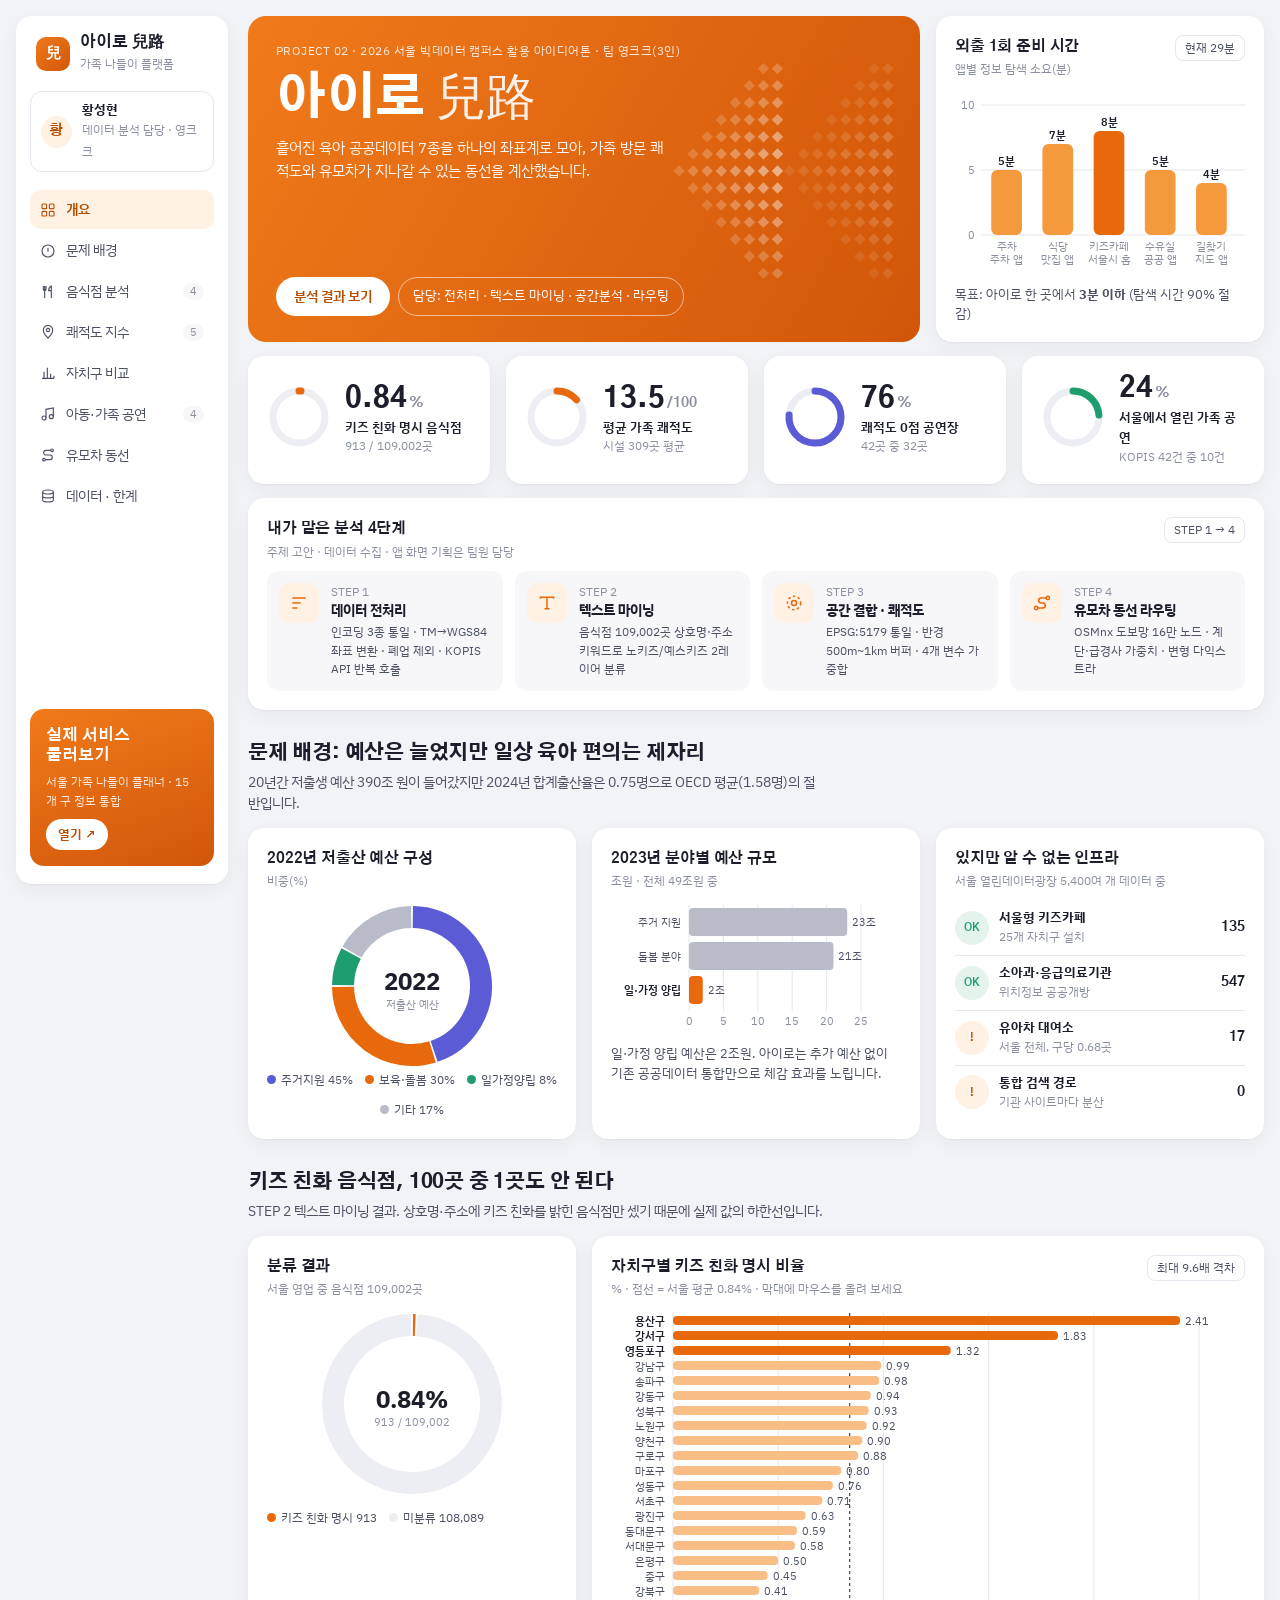
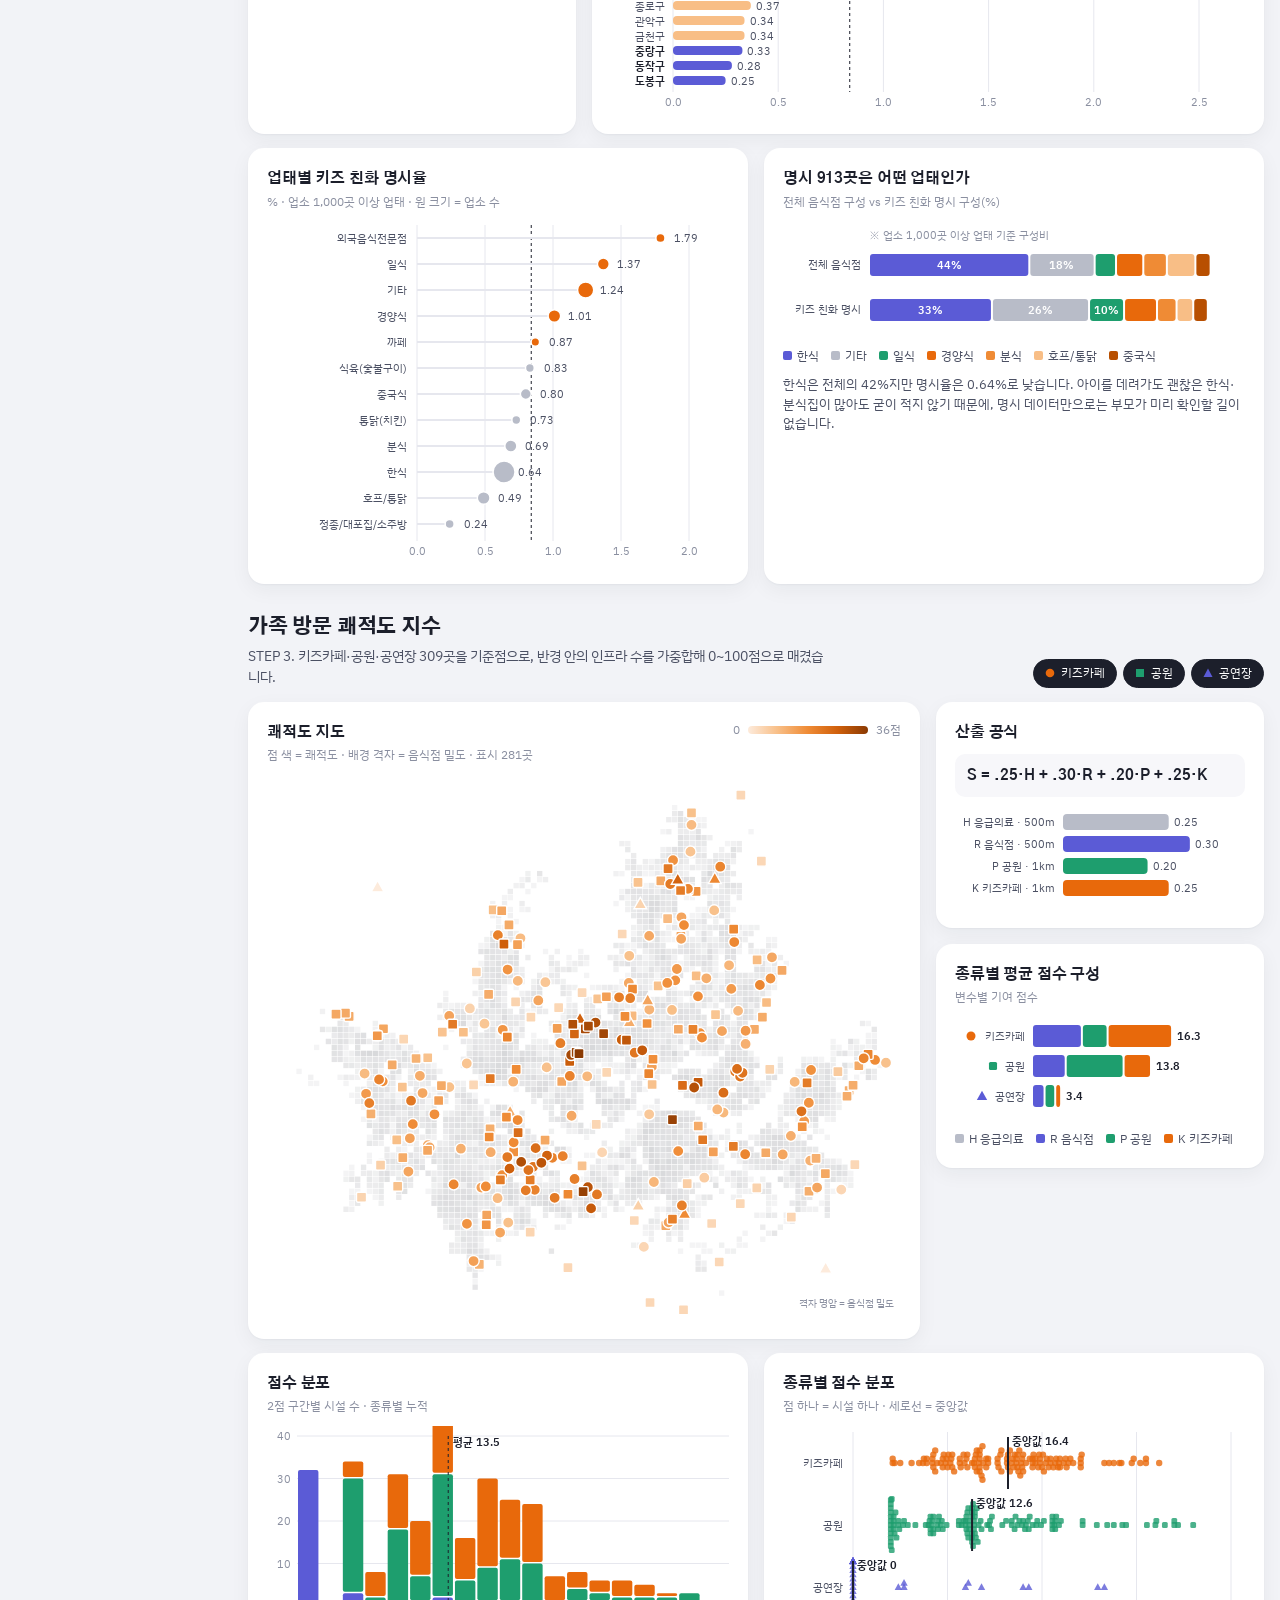
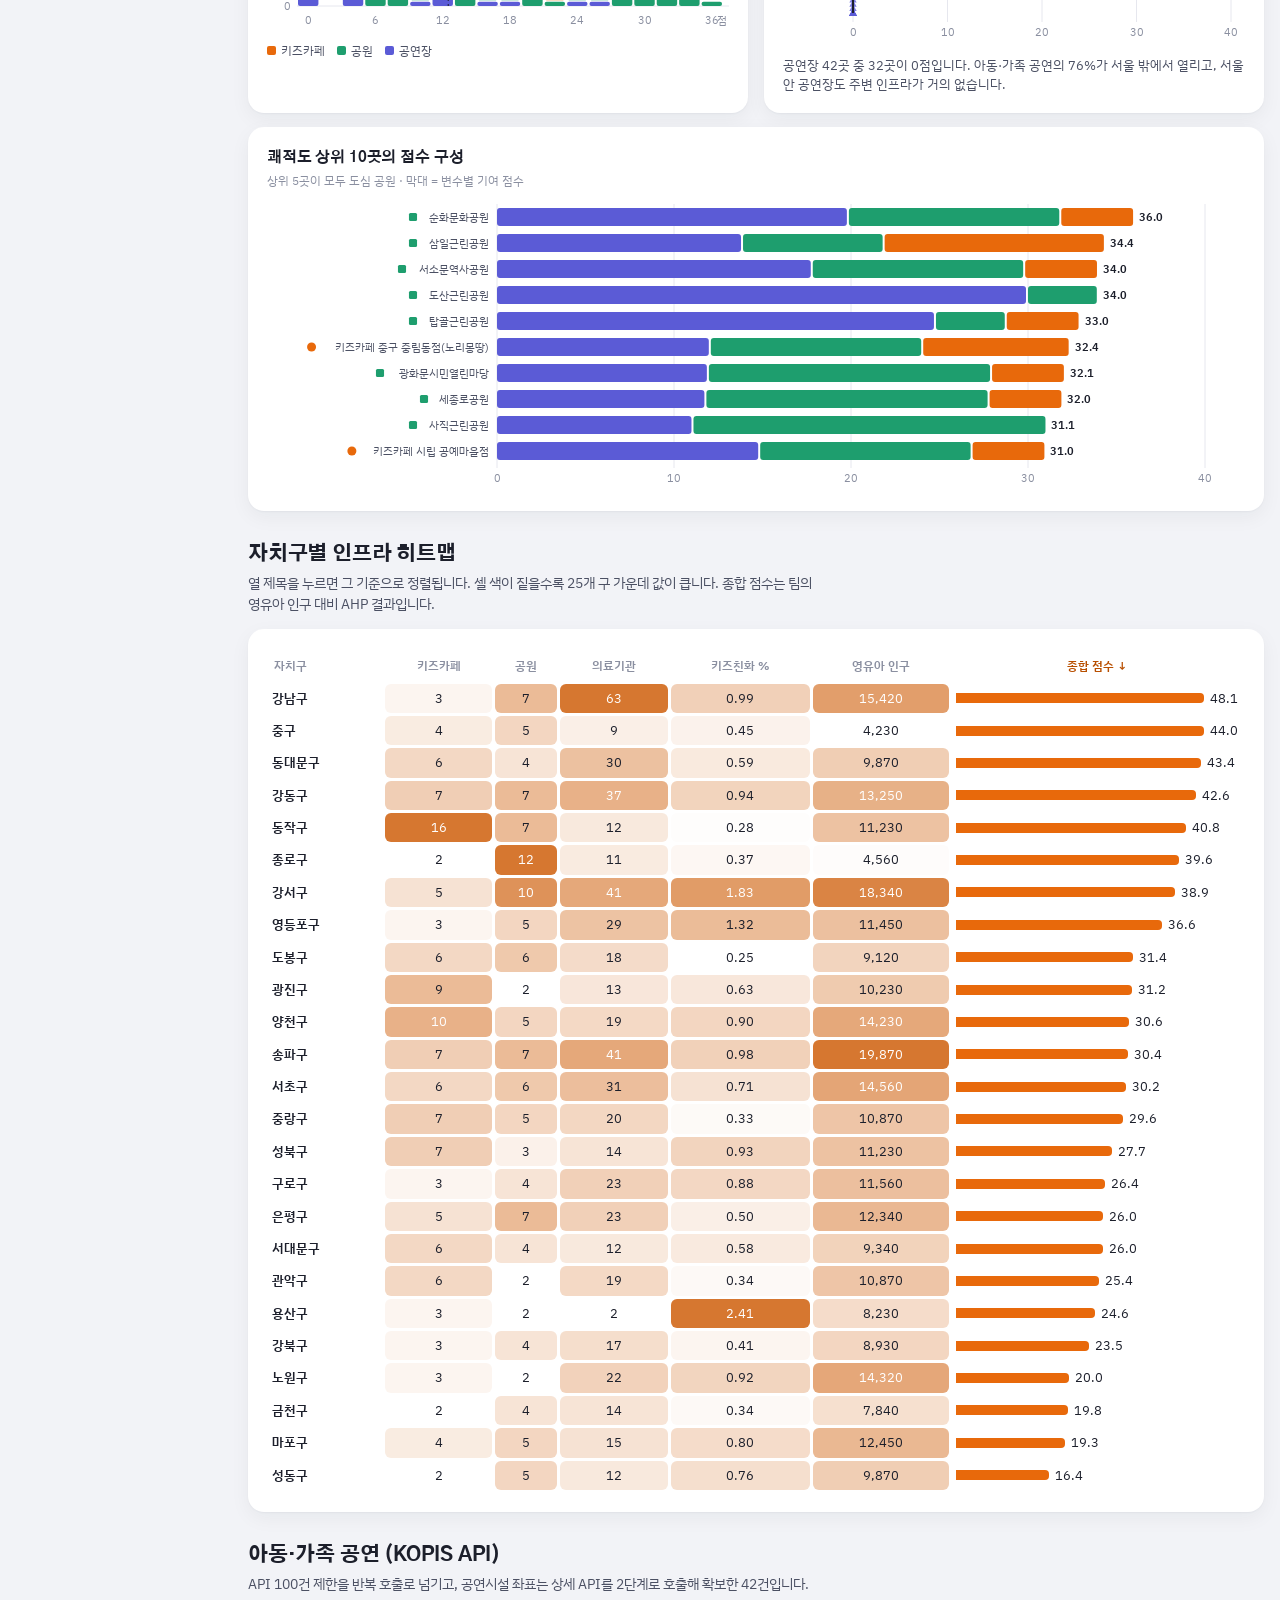
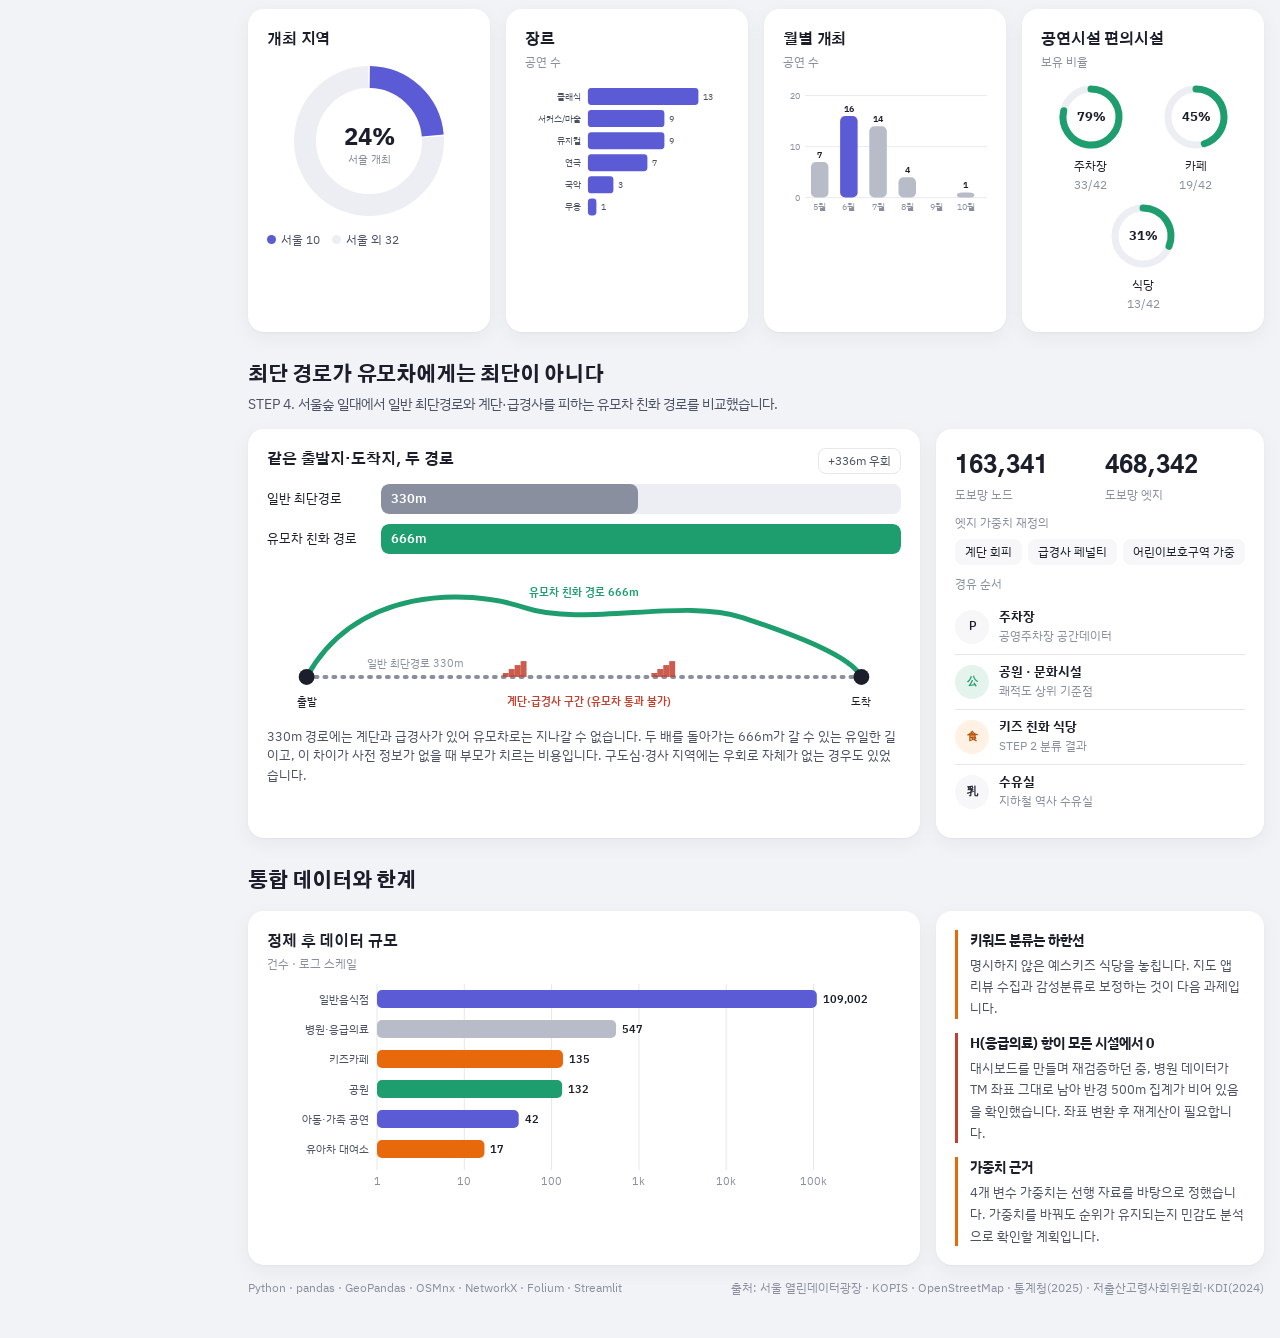
<file: aro-dashboard.html>
<!doctype html>
<html lang="ko"><head><meta charset="utf-8"><meta name="viewport" content="width=device-width,initial-scale=1,viewport-fit=cover">
<title>아이로 兒路 분석 대시보드</title>
<link rel="preconnect" href="https://fonts.googleapis.com">
<link rel="preconnect" href="https://fonts.gstatic.com" crossorigin>
<link rel="stylesheet" href="https://fonts.googleapis.com/css2?family=Gothic+A1:wght@500;700;800&family=IBM+Plex+Sans+KR:wght@400;500;600&display=swap">
<style>
:root{
  --bg:#F2F3F7;--card:#FFFFFF;--card2:#F7F7FA;--ink:#1C1F2B;--ink2:#4B5063;--muted:#8A8FA0;--line:#E6E7EE;--track:#EDEEF3;
  --accent:#E8690B;--accent2:#F59A3C;--accent-ink:#B84F00;--accent-soft:#FFF1E4;
  --c-k:#E8690B;--c-p:#1E9E6E;--c-s:#5B5BD6;--c-h:#B8BCC8;
  --good:#1E9E6E;--good-soft:#E4F4EC;
  --s0:#FDEBDC;--s1:#F8BE86;--s2:#EF8B35;--s3:#CF5F0B;--s4:#8A3A03;
  --hero1:#F07A1A;--hero2:#D2560A;--shadow:0 1px 2px rgba(28,31,43,.04),0 6px 20px rgba(28,31,43,.05);
  --f-disp:"Gothic A1","Apple SD Gothic Neo","Malgun Gothic",sans-serif;
  --f-body:"IBM Plex Sans KR","Apple SD Gothic Neo","Malgun Gothic",sans-serif;
}
@media (prefers-color-scheme:dark){:root:not([data-theme="light"]){color-scheme:dark;
  --bg:#12141B;--card:#1A1D27;--card2:#20242F;--ink:#ECEDF2;--ink2:#B9BDCA;--muted:#838899;--line:#2A2E3A;--track:#2A2E3A;
  --accent:#FF8A2E;--accent2:#FFB066;--accent-ink:#FFA863;--accent-soft:#3A2717;
  --c-k:#E0701A;--c-p:#22A072;--c-s:#7A7AEE;--c-h:#555B6B;--good:#3CC48F;--good-soft:#1A3329;
  --s0:#3E2614;--s1:#7E4212;--s2:#C86414;--s3:#FF9A45;--s4:#FFD6AE;
  --hero1:#C85A0C;--hero2:#8E3A03;--shadow:none;}}
:root[data-theme="dark"]{color-scheme:dark;
  --bg:#12141B;--card:#1A1D27;--card2:#20242F;--ink:#ECEDF2;--ink2:#B9BDCA;--muted:#838899;--line:#2A2E3A;--track:#2A2E3A;
  --accent:#FF8A2E;--accent2:#FFB066;--accent-ink:#FFA863;--accent-soft:#3A2717;
  --c-k:#E0701A;--c-p:#22A072;--c-s:#7A7AEE;--c-h:#555B6B;--good:#3CC48F;--good-soft:#1A3329;
  --s0:#3E2614;--s1:#7E4212;--s2:#C86414;--s3:#FF9A45;--s4:#FFD6AE;
  --hero1:#C85A0C;--hero2:#8E3A03;--shadow:none;}
*{box-sizing:border-box}
html{scroll-behavior:smooth}
body{margin:0;background:var(--bg);color:var(--ink);font-family:var(--f-body);font-size:14px;line-height:1.55;padding-inline:16px;padding-block:16px 40px}
.app{max-width:1360px;margin:0 auto;display:grid;grid-template-columns:212px minmax(0,1fr);gap:20px;align-items:start}
h1,h2,h3{font-family:var(--f-disp);margin:0;text-wrap:balance;letter-spacing:-.01em}
p{margin:0}
.tn{font-variant-numeric:tabular-nums}
a{color:var(--accent-ink)}
:focus-visible{outline:2px solid var(--accent);outline-offset:2px}

/* sidebar */
.side{min-width:0;position:sticky;top:calc(env(safe-area-inset-top,0px) + 16px);background:var(--card);border-radius:16px;box-shadow:var(--shadow);padding:18px 14px;display:flex;flex-direction:column;gap:18px;min-height:calc(100vh - 32px)}
.brand{display:flex;align-items:center;gap:10px;padding:0 6px}
.brand .logo{width:34px;height:34px;border-radius:10px;background:linear-gradient(135deg,var(--hero1),var(--hero2));display:grid;place-items:center;color:#fff;font-family:var(--f-disp);font-weight:800;font-size:15px}
.brand b{font-family:var(--f-disp);font-size:16px;display:block;line-height:1.1}
.brand small{color:var(--muted);font-size:11.5px}
.who{display:flex;gap:10px;align-items:center;border:1px solid var(--line);border-radius:12px;padding:10px}
.who .av{width:32px;height:32px;border-radius:50%;background:var(--accent-soft);color:var(--accent-ink);display:grid;place-items:center;font-weight:700;font-family:var(--f-disp)}
.who b{font-size:13px;display:block;line-height:1.2}
.who small{font-size:11.5px;color:var(--muted)}
.nav{display:flex;flex-direction:column;gap:2px}
.nav a{display:flex;align-items:center;gap:10px;padding:9px 10px;border-radius:10px;color:var(--ink2);text-decoration:none;font-size:13.5px}
.nav a svg{width:16px;height:16px;flex:none;stroke:currentColor;fill:none;stroke-width:1.7}
.nav a:hover{background:var(--card2);color:var(--ink)}
.nav a.on{background:var(--accent-soft);color:var(--accent-ink);font-weight:600}
.nav .cnt{margin-left:auto;font-size:11px;background:var(--card2);color:var(--muted);border-radius:99px;padding:0 7px}
.promo{margin-top:auto;border-radius:14px;padding:16px;background:linear-gradient(160deg,var(--hero1),var(--hero2));color:#fff;display:flex;flex-direction:column;gap:8px;position:relative;overflow:hidden}
.promo b{font-family:var(--f-disp);font-size:16px;line-height:1.25}
.promo small{opacity:.85;font-size:12px}
.promo a{align-self:flex-start;background:#fff;color:#B84F00;border-radius:99px;padding:6px 12px;font-size:12.5px;font-weight:600;text-decoration:none}

/* main */
.main{display:flex;flex-direction:column;gap:28px;min-width:0}
.sec{display:flex;flex-direction:column;gap:14px;scroll-margin-top:16px}
.sec-h{display:flex;justify-content:space-between;align-items:flex-end;gap:10px;flex-wrap:wrap}
.sec-h h2{font-size:20px;font-weight:800}
.sec-h p{color:var(--ink2);font-size:13.5px;margin-top:3px;max-width:72ch}
.grid{display:grid;gap:16px}
.g3{grid-template-columns:repeat(3,minmax(0,1fr))}
.g4{grid-template-columns:repeat(4,minmax(0,1fr))}
.g2{grid-template-columns:repeat(2,minmax(0,1fr))}
.span2{grid-column:span 2}
.card{background:var(--card);border-radius:16px;box-shadow:var(--shadow);padding:18px;display:flex;flex-direction:column;gap:10px;min-width:0;border:1px solid transparent}
@media (prefers-color-scheme:dark){:root:not([data-theme="light"]) .card{border-color:var(--line)}}
:root[data-theme="dark"] .card{border-color:var(--line)}
.ct{display:flex;justify-content:space-between;align-items:flex-start;gap:8px}
.ct h3{font-size:15px;font-weight:700}
.ct .sub{font-size:12px;color:var(--muted);margin-top:2px}
.pill{font-size:11.5px;border:1px solid var(--line);border-radius:8px;padding:3px 9px;color:var(--ink2);white-space:nowrap;background:var(--card)}
.note{font-size:12.5px;color:var(--ink2)}
.muted{color:var(--muted)}
.legend{display:flex;gap:12px;flex-wrap:wrap;font-size:12px;color:var(--ink2)}
.legend i{display:inline-block;width:9px;height:9px;border-radius:50%;margin-right:5px;vertical-align:0}
.legend i.sq{border-radius:2px}
svg text{font-family:var(--f-body)}

/* hero */
.hero{grid-column:span 2;border-radius:18px;background:linear-gradient(120deg,var(--hero1),var(--hero2));color:#fff;padding:26px 28px;position:relative;overflow:hidden;display:flex;flex-direction:column;gap:12px;min-height:230px}
.hero .ey{font-size:12px;opacity:.85;letter-spacing:.04em}
.hero h1{font-size:clamp(34px,5vw,50px);font-weight:800;line-height:1.05}
.hero h1 span{font-weight:500;opacity:.9}
.hero p{max-width:44ch;font-size:14.5px;opacity:.95}
.hero .row{display:flex;gap:8px;flex-wrap:wrap;margin-top:auto;position:relative;z-index:1}
.hero .btn{background:#fff;color:#B84F00;border-radius:99px;padding:9px 18px;font-weight:600;text-decoration:none;font-size:13.5px}
.hero .tag{border:1px solid rgba(255,255,255,.55);border-radius:99px;padding:8px 14px;font-size:12.5px}
.hero svg.motif{position:absolute;right:-30px;top:50%;transform:translateY(-50%);height:80%;opacity:.5;pointer-events:none}
.hero .txt{position:relative;z-index:1;display:flex;flex-direction:column;gap:12px}

/* ring kpi */
.kpi{flex-direction:row;align-items:center;gap:14px}
.kpi .big{font-family:var(--f-disp);font-size:28px;font-weight:800;line-height:1}
.kpi .big small{font-size:14px;color:var(--muted);font-weight:700;margin-left:2px}
.kpi .lb{font-size:13px;font-weight:600;margin-top:4px}
.kpi .ds{font-size:11.5px;color:var(--muted)}
.ring{flex:none}

/* course-like cards */
.steps{display:grid;grid-template-columns:repeat(4,minmax(0,1fr));gap:12px}
.step{display:flex;gap:12px;align-items:flex-start;background:var(--card2);border-radius:12px;padding:12px}
.step .ic{width:40px;height:40px;border-radius:10px;display:grid;place-items:center;flex:none}
.step .ic svg{width:20px;height:20px;fill:none;stroke-width:1.8}
.step small{font-size:11.5px;color:var(--muted);display:block}
.step b{font-size:14px;display:block;line-height:1.3}
.step span{font-size:12px;color:var(--ink2);display:block;margin-top:4px}

/* list */
.list{display:flex;flex-direction:column}
.list .it{display:grid;grid-template-columns:34px 1fr auto;gap:10px;align-items:center;padding:8px 0;border-bottom:1px solid var(--line)}
.list .it:last-child{border-bottom:0}
.list .dot{width:34px;height:34px;border-radius:50%;display:grid;place-items:center;font-size:11px;font-weight:700;font-family:var(--f-disp)}
.list b{font-size:13px;display:block;line-height:1.25}
.list small{font-size:11.5px;color:var(--muted)}
.list .n{font-family:var(--f-disp);font-weight:700;font-size:14px;text-align:right}
.minibar{height:4px;border-radius:2px;background:var(--track);margin-top:4px;overflow:hidden}
.minibar i{display:block;height:100%;background:var(--accent);border-radius:2px}

/* map */
.chips{display:flex;gap:6px;flex-wrap:wrap}
.chip{font:inherit;font-size:12px;border:1px solid var(--line);background:var(--card);color:var(--ink2);border-radius:99px;padding:4px 11px;cursor:pointer;display:inline-flex;align-items:center;gap:6px}
.chip[aria-pressed="true"]{background:var(--ink);color:var(--card);border-color:var(--ink)}
.chip svg{width:10px;height:10px}
.ramp{display:flex;align-items:center;gap:8px;font-size:11.5px;color:var(--muted)}
.ramp i{width:120px;height:8px;border-radius:4px;display:block}

/* heatmap */
.hm-wrap{overflow-x:auto}
table.hm{border-collapse:separate;border-spacing:3px;width:100%;min-width:640px;font-size:12.5px}
.hm th{font-weight:600;color:var(--muted);font-size:11.5px;text-align:center;padding:6px 4px;cursor:pointer;user-select:none;white-space:nowrap}
.hm th:first-child{text-align:left}
.hm th button{font:inherit;color:inherit;background:none;border:0;cursor:pointer;padding:0}
.hm th.on{color:var(--accent-ink)}
.hm td{text-align:center;border-radius:6px;padding:5px 4px;font-variant-numeric:tabular-nums}
.hm td:first-child{text-align:left;font-weight:600;padding-left:2px;white-space:nowrap}
.hm td.bar{text-align:left;min-width:140px}
.hm td.bar div{display:flex;align-items:center;gap:6px}
.hm td.bar i{display:block;height:10px;border-radius:0 4px 4px 0;background:var(--accent)}

.route .rb{display:grid;grid-template-columns:104px 1fr;gap:10px;align-items:center;font-size:12.5px}
.route .tr{height:30px;background:var(--track);border-radius:8px;overflow:hidden}
.route .tr i{display:flex;height:100%;align-items:center;padding-left:10px;color:#fff;font-weight:600;font-style:normal;border-radius:8px;font-size:12.5px}
.big-n{font-family:var(--f-disp);font-weight:800;font-size:24px;font-variant-numeric:tabular-nums}
.rules{display:flex;gap:6px;flex-wrap:wrap}
.rules span{font-size:12px;padding:4px 10px;border-radius:8px;background:var(--card2)}
.lim{border-left:3px solid var(--accent);padding-left:12px}
.lim.warn{border-color:#C2402F}
.lim b{display:block;font-size:13.5px;margin-bottom:3px}
.foot{font-size:12px;color:var(--muted);display:flex;justify-content:space-between;gap:12px;flex-wrap:wrap}
#tip{position:fixed;pointer-events:none;background:var(--ink);color:var(--card);font-size:12px;padding:7px 10px;border-radius:8px;max-width:260px;line-height:1.45;z-index:20}

@media (max-width:1180px){.g4{grid-template-columns:repeat(2,minmax(0,1fr))}.steps{grid-template-columns:repeat(2,minmax(0,1fr))}.g3{grid-template-columns:repeat(2,minmax(0,1fr))}.hero,.span2{grid-column:1/-1}.hero svg.motif{opacity:.28}.g3:has(>.span2,>.hero)>*{grid-column:1/-1}.g3>:last-child:nth-child(3){grid-column:1/-1}.side-stack{grid-template-columns:repeat(auto-fit,minmax(260px,1fr))}}
@media (max-width:980px){
  .app{grid-template-columns:minmax(0,1fr)}
  .side{position:static;min-height:0;flex-direction:column}
  .nav{flex-direction:row;overflow-x:auto;gap:4px}
  .nav a{white-space:nowrap}
  .nav .cnt{display:none}
  .promo{display:none}
}
@media (max-width:680px){
  .g3,.g2,.g4,.steps{grid-template-columns:1fr}
  .span2,.hero{grid-column:auto}
  .hero svg.motif{display:none}
  .hero{padding:22px 20px}
}
</style>
</head><body>
<div class="app">
<aside class="side">
  <div class="brand"><div class="logo">兒</div><div><b>아이로 兒路</b><small>가족 나들이 플랫폼</small></div></div>
  <div class="who"><div class="av">황</div><div><b>황성현</b><small>데이터 분석 담당 · 영크크</small></div></div>
  <nav class="nav" aria-label="섹션">
    <a href="#overview" class="on"><svg viewBox="0 0 24 24"><rect x="3" y="3" width="7" height="7" rx="1.5"/><rect x="14" y="3" width="7" height="7" rx="1.5"/><rect x="3" y="14" width="7" height="7" rx="1.5"/><rect x="14" y="14" width="7" height="7" rx="1.5"/></svg>개요</a>
    <a href="#problem"><svg viewBox="0 0 24 24"><circle cx="12" cy="12" r="9"/><path d="M12 7v6M12 16.5v.5"/></svg>문제 배경</a>
    <a href="#restaurant"><svg viewBox="0 0 24 24"><path d="M7 3v8M5 3v5a2 2 0 0 0 4 0V3M7 11v10M17 21V3c-2.5 1-4 3.5-4 7h4"/></svg>음식점 분석<span class="cnt">4</span></a>
    <a href="#comfort"><svg viewBox="0 0 24 24"><path d="M12 21s7-6.2 7-12a7 7 0 1 0-14 0c0 5.8 7 12 7 12z"/><circle cx="12" cy="9" r="2.5"/></svg>쾌적도 지수<span class="cnt">5</span></a>
    <a href="#district"><svg viewBox="0 0 24 24"><path d="M3 20h18M6 20V10M11 20V4M16 20v-7M21 20v-4"/></svg>자치구 비교</a>
    <a href="#culture"><svg viewBox="0 0 24 24"><path d="M9 18V5l11-2v13"/><circle cx="6" cy="18" r="3"/><circle cx="17" cy="16" r="3"/></svg>아동·가족 공연<span class="cnt">4</span></a>
    <a href="#route"><svg viewBox="0 0 24 24"><circle cx="6" cy="19" r="2"/><circle cx="18" cy="5" r="2"/><path d="M8 19h7a3.5 3.5 0 0 0 0-7H9a3.5 3.5 0 0 1 0-7h7"/></svg>유모차 동선</a>
    <a href="#data"><svg viewBox="0 0 24 24"><ellipse cx="12" cy="6" rx="8" ry="3"/><path d="M4 6v12c0 1.7 3.6 3 8 3s8-1.3 8-3V6M4 12c0 1.7 3.6 3 8 3s8-1.3 8-3"/></svg>데이터 · 한계</a>
  </nav>
  <div class="promo"><b>실제 서비스<br>둘러보기</b><small>서울 가족 나들이 플래너 · 15개 구 정보 통합</small><a href="https://mooni-code.github.io/familyfriendly_seoul/" target="_blank" rel="noopener">열기 ↗</a></div>
</aside>

<main class="main">
<!-- overview -->
<section class="sec" id="overview">
  <div class="grid g3">
    <div class="hero">
      <svg class="motif" id="motif" viewBox="0 0 300 260" aria-hidden="true"></svg>
      <div class="txt">
        <span class="ey">PROJECT 02 · 2026 서울 빅데이터 캠퍼스 활용 아이디어톤 · 팀 영크크(3인)</span>
        <h1>아이로 <span>兒路</span></h1>
        <p>흩어진 육아 공공데이터 7종을 하나의 좌표계로 모아, 가족 방문 쾌적도와 유모차가 지나갈 수 있는 동선을 계산했습니다.</p>
      </div>
      <div class="row"><a class="btn" href="#restaurant">분석 결과 보기</a><span class="tag">담당: 전처리 · 텍스트 마이닝 · 공간분석 · 라우팅</span></div>
    </div>
    <div class="card">
      <div class="ct"><div><h3>외출 1회 준비 시간</h3><div class="sub">앱별 정보 탐색 소요(분)</div></div><span class="pill">현재 29분</span></div>
      <div id="prepChart"></div>
      <div class="note">목표: 아이로 한 곳에서 <b>3분 이하</b> (탐색 시간 90% 절감)</div>
    </div>
  </div>
  <div class="grid g4">
    <div class="card kpi"><div class="ring" data-ring="0.84" data-max="100" data-c="--c-k"></div><div><div class="big tn">0.84<small>%</small></div><div class="lb">키즈 친화 명시 음식점</div><div class="ds">913 / 109,002곳</div></div></div>
    <div class="card kpi"><div class="ring" data-ring="13.5" data-max="100" data-c="--accent"></div><div><div class="big tn">13.5<small>/100</small></div><div class="lb">평균 가족 쾌적도</div><div class="ds">시설 309곳 평균</div></div></div>
    <div class="card kpi"><div class="ring" data-ring="76.2" data-max="100" data-c="--c-s"></div><div><div class="big tn">76<small>%</small></div><div class="lb">쾌적도 0점 공연장</div><div class="ds">42곳 중 32곳</div></div></div>
    <div class="card kpi"><div class="ring" data-ring="23.8" data-max="100" data-c="--c-p"></div><div><div class="big tn">24<small>%</small></div><div class="lb">서울에서 열린 가족 공연</div><div class="ds">KOPIS 42건 중 10건</div></div></div>
  </div>
  <div class="card">
    <div class="ct"><div><h3>내가 맡은 분석 4단계</h3><div class="sub">주제 고안 · 데이터 수집 · 앱 화면 기획은 팀원 담당</div></div><span class="pill">STEP 1 → 4</span></div>
    <div class="steps">
      <div class="step"><div class="ic" style="background:var(--accent-soft)"><svg viewBox="0 0 24 24" style="stroke:var(--accent)"><path d="M4 6h16M4 12h10M4 18h6"/></svg></div><div><small>STEP 1</small><b>데이터 전처리</b><span>인코딩 3종 통일 · TM→WGS84 좌표 변환 · 폐업 제외 · KOPIS API 반복 호출</span></div></div>
      <div class="step"><div class="ic" style="background:var(--accent-soft)"><svg viewBox="0 0 24 24" style="stroke:var(--accent)"><path d="M4 7V5h16v2M12 5v14M9 19h6"/></svg></div><div><small>STEP 2</small><b>텍스트 마이닝</b><span>음식점 109,002곳 상호명·주소 키워드로 노키즈/예스키즈 2레이어 분류</span></div></div>
      <div class="step"><div class="ic" style="background:var(--accent-soft)"><svg viewBox="0 0 24 24" style="stroke:var(--accent)"><circle cx="12" cy="12" r="3"/><circle cx="12" cy="12" r="8" stroke-dasharray="3 3"/></svg></div><div><small>STEP 3</small><b>공간 결합 · 쾌적도</b><span>EPSG:5179 통일 · 반경 500m~1km 버퍼 · 4개 변수 가중합</span></div></div>
      <div class="step"><div class="ic" style="background:var(--accent-soft)"><svg viewBox="0 0 24 24" style="stroke:var(--accent)"><circle cx="5" cy="18" r="2"/><circle cx="19" cy="6" r="2"/><path d="M7 18h6a3 3 0 0 0 0-6h-2a3 3 0 0 1 0-6h6"/></svg></div><div><small>STEP 4</small><b>유모차 동선 라우팅</b><span>OSMnx 도보망 16만 노드 · 계단·급경사 가중치 · 변형 다익스트라</span></div></div>
    </div>
  </div>
</section>

<!-- problem -->
<section class="sec" id="problem">
  <div class="sec-h"><div><h2>문제 배경: 예산은 늘었지만 일상 육아 편의는 제자리</h2><p>20년간 저출생 예산 390조 원이 들어갔지만 2024년 합계출산율은 0.75명으로 OECD 평균(1.58명)의 절반입니다.</p></div></div>
  <div class="grid g3">
    <div class="card"><div class="ct"><div><h3>2022년 저출산 예산 구성</h3><div class="sub">비중(%)</div></div></div><div id="budgetDonut"></div></div>
    <div class="card"><div class="ct"><div><h3>2023년 분야별 예산 규모</h3><div class="sub">조원 · 전체 49조원 중</div></div></div><div id="budgetBars"></div><div class="note">일·가정 양립 예산은 2조원. 아이로는 추가 예산 없이 기존 공공데이터 통합만으로 체감 효과를 노립니다.</div></div>
    <div class="card"><div class="ct"><div><h3>있지만 알 수 없는 인프라</h3><div class="sub">서울 열린데이터광장 5,400여 개 데이터 중</div></div></div>
      <div class="list">
        <div class="it"><div class="dot" style="background:var(--good-soft);color:var(--good)">OK</div><div><b>서울형 키즈카페</b><small>25개 자치구 설치</small></div><span class="n">135</span></div>
        <div class="it"><div class="dot" style="background:var(--good-soft);color:var(--good)">OK</div><div><b>소아과·응급의료기관</b><small>위치정보 공공개방</small></div><span class="n">547</span></div>
        <div class="it"><div class="dot" style="background:var(--accent-soft);color:var(--accent-ink)">!</div><div><b>유아차 대여소</b><small>서울 전체, 구당 0.68곳</small></div><span class="n">17</span></div>
        <div class="it"><div class="dot" style="background:var(--accent-soft);color:var(--accent-ink)">!</div><div><b>통합 검색 경로</b><small>기관 사이트마다 분산</small></div><span class="n">0</span></div>
      </div>
    </div>
  </div>
</section>

<!-- restaurant -->
<section class="sec" id="restaurant">
  <div class="sec-h"><div><h2>키즈 친화 음식점, 100곳 중 1곳도 안 된다</h2><p>STEP 2 텍스트 마이닝 결과. 상호명·주소에 키즈 친화를 밝힌 음식점만 셌기 때문에 실제 값의 하한선입니다.</p></div></div>
  <div class="grid g3">
    <div class="card"><div class="ct"><div><h3>분류 결과</h3><div class="sub">서울 영업 중 음식점 109,002곳</div></div></div><div id="kidsDonut"></div>
      <div class="legend"><span><i style="background:var(--c-k)"></i>키즈 친화 명시 913</span><span><i style="background:var(--track)"></i>미분류 108,089</span></div></div>
    <div class="card span2"><div class="ct"><div><h3>자치구별 키즈 친화 명시 비율</h3><div class="sub">% · 점선 = 서울 평균 0.84% · 막대에 마우스를 올려 보세요</div></div><span class="pill">최대 9.6배 격차</span></div><div id="kidsGu"></div></div>
  </div>
  <div class="grid g2">
    <div class="card"><div class="ct"><div><h3>업태별 키즈 친화 명시율</h3><div class="sub">% · 업소 1,000곳 이상 업태 · 원 크기 = 업소 수</div></div></div><div id="rtype"></div></div>
    <div class="card"><div class="ct"><div><h3>명시 913곳은 어떤 업태인가</h3><div class="sub">전체 음식점 구성 vs 키즈 친화 명시 구성(%)</div></div></div><div id="rmix"></div>
      <div class="note">한식은 전체의 42%지만 명시율은 0.64%로 낮습니다. 아이를 데려가도 괜찮은 한식·분식집이 많아도 굳이 적지 않기 때문에, 명시 데이터만으로는 부모가 미리 확인할 길이 없습니다.</div></div>
  </div>
</section>

<!-- comfort -->
<section class="sec" id="comfort">
  <div class="sec-h"><div><h2>가족 방문 쾌적도 지수</h2><p>STEP 3. 키즈카페·공원·공연장 309곳을 기준점으로, 반경 안의 인프라 수를 가중합해 0~100점으로 매겼습니다.</p></div>
    <div class="chips" role="group" aria-label="시설 종류">
      <button class="chip" data-cat="k" aria-pressed="true"><svg viewBox="0 0 10 10"><circle cx="5" cy="5" r="4.3" fill="var(--c-k)"/></svg>키즈카페</button>
      <button class="chip" data-cat="p" aria-pressed="true"><svg viewBox="0 0 10 10"><rect x="1" y="1" width="8" height="8" fill="var(--c-p)"/></svg>공원</button>
      <button class="chip" data-cat="s" aria-pressed="true"><svg viewBox="0 0 10 10"><path d="M5 .5 9.5 9h-9z" fill="var(--c-s)"/></svg>공연장</button>
    </div></div>
  <div class="grid g3">
    <div class="card span2"><div class="ct"><div><h3>쾌적도 지도</h3><div class="sub">점 색 = 쾌적도 · 배경 격자 = 음식점 밀도 · 표시 <span id="mapCount" class="tn">—</span>곳</div></div><div class="ramp"><span>0</span><i id="rampBar"></i><span>36점</span></div></div><div id="map"></div></div>
    <div class="grid side-stack" style="align-content:start">
      <div class="card"><div class="ct"><div><h3>산출 공식</h3></div></div>
        <div style="font-family:var(--f-disp);font-weight:700;font-size:15px;background:var(--card2);border-radius:10px;padding:10px 12px">S = .25·H + .30·R + .20·P + .25·K</div>
        <div id="weights"></div></div>
      <div class="card"><div class="ct"><div><h3>종류별 평균 점수 구성</h3><div class="sub">변수별 기여 점수</div></div></div><div id="catContrib"></div>
        <div class="legend"><span><i class="sq" style="background:var(--c-h)"></i>H 응급의료</span><span><i class="sq" style="background:var(--c-s)"></i>R 음식점</span><span><i class="sq" style="background:var(--c-p)"></i>P 공원</span><span><i class="sq" style="background:var(--c-k)"></i>K 키즈카페</span></div></div>
    </div>
  </div>
  <div class="grid g2">
    <div class="card"><div class="ct"><div><h3>점수 분포</h3><div class="sub">2점 구간별 시설 수 · 종류별 누적</div></div></div><div id="hist"></div></div>
    <div class="card"><div class="ct"><div><h3>종류별 점수 분포</h3><div class="sub">점 하나 = 시설 하나 · 세로선 = 중앙값</div></div></div><div id="strip"></div>
      <div class="note">공연장 42곳 중 32곳이 0점입니다. 아동·가족 공연의 76%가 서울 밖에서 열리고, 서울 안 공연장도 주변 인프라가 거의 없습니다.</div></div>
  </div>
  <div class="card"><div class="ct"><div><h3>쾌적도 상위 10곳의 점수 구성</h3><div class="sub">상위 5곳이 모두 도심 공원 · 막대 = 변수별 기여 점수</div></div></div><div id="top10"></div></div>
</section>

<!-- district -->
<section class="sec" id="district">
  <div class="sec-h"><div><h2>자치구별 인프라 히트맵</h2><p>열 제목을 누르면 그 기준으로 정렬됩니다. 셀 색이 짙을수록 25개 구 가운데 값이 큽니다. 종합 점수는 팀의 영유아 인구 대비 AHP 결과입니다.</p></div></div>
  <div class="card"><div class="hm-wrap"><table class="hm" id="hm"></table></div></div>
</section>

<!-- culture -->
<section class="sec" id="culture">
  <div class="sec-h"><div><h2>아동·가족 공연 (KOPIS API)</h2><p>API 100건 제한을 반복 호출로 넘기고, 공연시설 좌표는 상세 API를 2단계로 호출해 확보한 42건입니다.</p></div></div>
  <div class="grid g4">
    <div class="card"><div class="ct"><div><h3>개최 지역</h3></div></div><div id="regionDonut"></div><div class="legend"><span><i style="background:var(--c-s)"></i>서울 10</span><span><i style="background:var(--track)"></i>서울 외 32</span></div></div>
    <div class="card"><div class="ct"><div><h3>장르</h3><div class="sub">공연 수</div></div></div><div id="genre"></div></div>
    <div class="card"><div class="ct"><div><h3>월별 개최</h3><div class="sub">공연 수</div></div></div><div id="month"></div></div>
    <div class="card"><div class="ct"><div><h3>공연시설 편의시설</h3><div class="sub">보유 비율</div></div></div><div id="amen" style="display:flex;justify-content:space-around;gap:6px;flex-wrap:wrap"></div></div>
  </div>
</section>

<!-- route -->
<section class="sec" id="route">
  <div class="sec-h"><div><h2>최단 경로가 유모차에게는 최단이 아니다</h2><p>STEP 4. 서울숲 일대에서 일반 최단경로와 계단·급경사를 피하는 유모차 친화 경로를 비교했습니다.</p></div></div>
  <div class="grid g3">
    <div class="card span2 route">
      <div class="ct"><div><h3>같은 출발지·도착지, 두 경로</h3></div><span class="pill">+336m 우회</span></div>
      <div class="rb"><span>일반 최단경로</span><div class="tr"><i style="width:49.5%;background:var(--muted)">330m</i></div></div>
      <div class="rb"><span>유모차 친화 경로</span><div class="tr"><i style="width:100%;background:var(--good)">666m</i></div></div>
      <svg id="routeSketch" viewBox="0 0 640 150" style="width:100%;margin-top:4px" role="img" aria-label="두 경로 모식도"></svg>
      <div class="note">330m 경로에는 계단과 급경사가 있어 유모차로는 지나갈 수 없습니다. 두 배를 돌아가는 666m가 갈 수 있는 유일한 길이고, 이 차이가 사전 정보가 없을 때 부모가 치르는 비용입니다. 구도심·경사 지역에는 우회로 자체가 없는 경우도 있었습니다.</div>
    </div>
    <div class="card">
      <div class="grid g2" style="gap:10px"><div><div class="big-n">163,341</div><div class="muted" style="font-size:12px">도보망 노드</div></div><div><div class="big-n">468,342</div><div class="muted" style="font-size:12px">도보망 엣지</div></div></div>
      <div><div class="muted" style="font-size:12px;margin-bottom:6px">엣지 가중치 재정의</div><div class="rules"><span>계단 회피</span><span>급경사 페널티</span><span>어린이보호구역 가중</span></div></div>
      <div><div class="muted" style="font-size:12px;margin-bottom:6px">경유 순서</div>
        <div class="list">
          <div class="it"><div class="dot" style="background:var(--card2)">P</div><div><b>주차장</b><small>공영주차장 공간데이터</small></div><span></span></div>
          <div class="it"><div class="dot" style="background:var(--good-soft);color:var(--good)">公</div><div><b>공원 · 문화시설</b><small>쾌적도 상위 기준점</small></div><span></span></div>
          <div class="it"><div class="dot" style="background:var(--accent-soft);color:var(--accent-ink)">食</div><div><b>키즈 친화 식당</b><small>STEP 2 분류 결과</small></div><span></span></div>
          <div class="it"><div class="dot" style="background:var(--card2)">乳</div><div><b>수유실</b><small>지하철 역사 수유실</small></div><span></span></div>
        </div></div>
    </div>
  </div>
</section>

<!-- data -->
<section class="sec" id="data">
  <div class="sec-h"><div><h2>통합 데이터와 한계</h2></div></div>
  <div class="grid g3">
    <div class="card span2"><div class="ct"><div><h3>정제 후 데이터 규모</h3><div class="sub">건수 · 로그 스케일</div></div></div><div id="sources"></div></div>
    <div class="card" style="gap:14px">
      <div class="lim"><b>키워드 분류는 하한선</b><span class="note">명시하지 않은 예스키즈 식당을 놓칩니다. 지도 앱 리뷰 수집과 감성분류로 보정하는 것이 다음 과제입니다.</span></div>
      <div class="lim warn"><b>H(응급의료) 항이 모든 시설에서 0</b><span class="note">대시보드를 만들며 재검증하던 중, 병원 데이터가 TM 좌표 그대로 남아 반경 500m 집계가 비어 있음을 확인했습니다. 좌표 변환 후 재계산이 필요합니다.</span></div>
      <div class="lim"><b>가중치 근거</b><span class="note">4개 변수 가중치는 선행 자료를 바탕으로 정했습니다. 가중치를 바꿔도 순위가 유지되는지 민감도 분석으로 확인할 계획입니다.</span></div>
    </div>
  </div>
  <div class="foot"><span>Python · pandas · GeoPandas · OSMnx · NetworkX · Folium · Streamlit</span><span>출처: 서울 열린데이터광장 · KOPIS · OpenStreetMap · 통계청(2025) · 저출산고령사회위원회·KDI(2024)</span></div>
</section>
</main>
</div>
<div id="tip" hidden></div>
<script>
const D={"pts":[[126.9654,37.5482,19.8,"k","서울형 키즈카페 용산구 청파동점"],[126.9422,37.5094,24.1,"k","서울형 키즈카페 동작구 노량진2동점(동작키즈카페)"],[126.835,37.5701,15.7,"k","서울형 키즈카페 시립 서울식물원점"],[127.0749,37.595,15.4,"k","서울형 키즈카페 중랑구 중화2동점(중랑실내놀이터 중랑역점)"],[127.038,37.6057,15.6,"k","서울형 키즈카페 성북구 월곡1동점"],[127.0674,37.6607,19.3,"k","서울형 키즈카페 노원구 상계2동점"],[126.9166,37.6239,20.1,"k","서울형 키즈카페 은평구 갈곡리공원점(은평아이맘놀이터)"],[127.1179,37.545,10.3,"k","강동구 광나루한강공원"],[126.9873,37.5071,4.4,"k","서초구 반포한강공원 서래섬"],[127.0192,37.5276,7.0,"k","강남구 잠원한강공원"],[127.0696,37.5285,9.9,"k","광진구 뚝섬한강공원"],[126.8955,37.5549,7.8,"k","마포구 망원한강공원"],[126.9232,37.6054,16.4,"k","은평구 은평평화공원"],[126.8637,37.5483,12.1,"k","서울형 키즈카페 양천구 목3동점"],[126.9497,37.5528,8.4,"k","서울형 키즈카페 마포구 쌍룡산근린공원점(염리동)"],[126.9245,37.4984,27.1,"k","서울형 키즈카페 동작구 신대방2동점(동작키즈카페)"],[126.9798,37.477,28.2,"k","서울형 키즈카페 동작구 사당1동점(동작키즈카페)"],[126.93,37.5245,18.3,"k","서울형 키즈카페 여의동점(영등포구 영어키즈카페)"],[126.944,37.5888,13.4,"k","서울형 키즈카페 서대문구 홍제1동점"],[127.1284,37.5027,11.3,"k","서울형 키즈카페 송파구 어린이문화회관점(하하호호놀이터 송파구6호점)"],[127.1243,37.5239,15.3,"k","서울형키즈카페 시립 한성백제박물관점 (서울백제어린이박물관)"],[127.0788,37.552,24.2,"k","서울형 키즈카페 시립 아리수나라점"],[126.927,37.5451,11.3,"k","서울형 키즈카페 마포구 서강동１호점"],[126.9828,37.5769,31.0,"k","서울형 키즈카페 시립 공예마을점"],[126.8272,37.5386,15.3,"k","서울형 키즈카페 양천구 신월5동점"],[127.0566,37.4935,6.2,"k","서울형 키즈카페 강남구 대치1동점"],[127.0156,37.4563,4.2,"k","서울형 키즈카페 서초구 양재1동2호점(서리풀노리학교 양재1동2호점)"],[127.0193,37.5839,10.7,"k","서울형 키즈카페 성북구 보문동점"],[127.0006,37.5677,27.6,"k","서울형 키즈카페 중구 을지로동점(노리몽땅)"],[126.9199,37.573,16.3,"k","서울형 키즈카페 서대문구 BABY 남가좌1동점"],[126.9164,37.4825,9.5,"k","서울형 키즈카페 관악구 신사동점"],[127.0795,37.5832,9.8,"k","서울형 키즈카페 중랑구 면목5동점 (중랑실내놀이터 늘푸른공원점)"],[127.1015,37.6006,16.6,"k","서울형 키즈카페 중랑구 망우본동 3호점(중랑실내놀이터 망우본동 주민센터점)"],[127.1331,37.4882,13.4,"k","서울형 키즈카페 송파구 장지동점(하하호호놀이터 송파구5호점)"],[127.0776,37.5506,21.9,"k","서울형 키즈카페 시립 서울상상나라점"],[127.0192,37.6235,12.9,"k","서울형 키즈카페 강북구 송천동점"],[126.8691,37.511,12.6,"k","서울형 키즈카페 양천구 신정7동 2호점"],[126.9776,37.4884,29.7,"k","서울형 키즈카페 동작구 사당2동점(동작키즈카페)"],[126.9195,37.4949,17.7,"k","서울형 키즈카페 시립 보라매공원점"],[127.055,37.5688,17.6,"k","서울형 키즈카페 동대문구 새샘공원점"],[127.0809,37.5479,22.5,"k","광진구 서울어린이대공원 "],[127.058,37.6007,12.0,"k","동대문구 이문1동 근린공원 "],[127.0409,37.6219,13.8,"k","강북구 북서울꿈의숲 청운답원"],[127.0094,37.5607,22.3,"k","서울형 키즈카페 중구 장충점(노리몽땅)"],[126.8569,37.5147,14.1,"k","서울형 키즈카페 양천구 신트리공원점"],[127.1275,37.5338,16.4,"k","서울형 키즈카페 강동구 성내2동점(아이?맘 강동)"],[126.9319,37.6222,9.3,"k","서울형 키즈카페 은평구 불광2동점(은평아이맘놀이터)"],[126.8915,37.5091,11.7,"k","서울형 키즈카페 구로구 신도림동점"],[126.8589,37.5223,17.8,"k","서울형 키즈카페 양천구 신정4동점"],[127.0734,37.6077,10.5,"k","서울형 키즈카페  중랑구 묵동점 (중랑실내놀이터 묵동 장미마을점)"],[126.9301,37.5993,10.1,"k","서울형 키즈카페 은평구 응암1동점(은평아이맘놀이터)"],[126.9416,37.487,19.7,"k","서울형 키즈카페 관악구 은천동점"],[127.1153,37.516,11.8,"k","서울형 키즈카페 송파구 방이2동점(하하호호놀이터 송파구4호점)"],[127.0943,37.5971,19.1,"k","서울형 키즈카페 중랑구 망우본동 2호점(중랑실내놀이터 망우역점)"],[127.1495,37.4871,4.2,"k","서울형 키즈카페 송파구 위례동점(하하호호놀이터 송파구3호점)"],[127.0354,37.6642,16.9,"k","서울형 키즈카페 도봉구 방학1동2호점(오밀조밀숲, 놀다람)"],[127.0145,37.562,28.4,"k","서울형 키즈카페 중구 신당동점(노리몽땅)"],[127.0686,37.5723,13.6,"k","서울형키즈카페 동대문구 장안1동점"],[127.0347,37.5837,8.9,"k","서울형키즈카페 동대문구 제기동점"],[127.1098,37.506,13.4,"k","서울형 키즈카페 송파구 여성문화회관점(하하호호놀이터 송파구2호점)"],[126.8976,37.5845,5.0,"k","서울형 키즈카페 은평구 수색동점(은평아이맘놀이터)"],[126.9551,37.4827,21.4,"k","서울형 키즈카페 관악구 행운동점"],[126.8866,37.4899,19.0,"k","서울형 키즈카페 구로구 구로4동점"],[126.8294,37.5336,20.2,"k","서울형 키즈카페 양천구 신월3동점"],[126.8655,37.539,13.1,"k","서울형 키즈카페 양천구 목4동점"],[127.1798,37.5553,8.4,"k","서울형 키즈카페 강동구 상일2동 2호점(아이?맘 강동)"],[127.0537,37.5712,17.3,"k","서울형 키즈카페 동대문구 답십리1동점"],[127.0523,37.591,17.4,"k","서울형 키즈카페 동대문구 회기동점"],[126.959,37.5658,20.7,"k","서울형 키즈카페 서대문구 천연동점"],[126.9488,37.5986,7.4,"k","서울형 키즈카페 서대문구 홍제3동점(키즈땅놀이터)"],[126.9355,37.4867,21.2,"k","서울형 키즈카페 관악구 보라매동점"],[126.8577,37.5349,21.9,"k","서울형 키즈카페 강서구 화곡4동점"],[126.9772,37.548,10.0,"k","서울형 키즈카페 용산구 후암동점(후암 초록숲 키즈카페)"],[126.9181,37.464,13.3,"k","서울형 키즈카페 관악구 난향동점"],[126.9499,37.5054,26.6,"k","서울형 키즈카페 동작구 상도1동2호점(동작키즈카페)"],[126.9686,37.4928,20.4,"k","서울형 키즈카페 동작구 사당3동점(동작키즈카페)"],[126.9461,37.5015,29.5,"k","서울형 키즈카페 동작구 상도2동점(동작키즈카페)"],[126.9535,37.5042,19.6,"k","서울형 키즈카페 동작구 상도1동 1호점(동작키즈카페)"],[127.0335,37.6514,21.5,"k","서울형 키즈카페 도봉구 쌍문2동점(쌍문별 탐험대)"],[127.0479,37.6832,9.5,"k","서울형 키즈카페 도봉구 도봉2동2호점(HOLA(올라) PLAY GROUND)"],[126.8385,37.5453,17.5,"k","서울형 키즈카페 시립 화곡점"],[127.0411,37.6335,13.4,"k","서울형 키즈카페 도봉구 창3동점(우당탕탕 숲속대탐험)"],[126.9199,37.573,16.3,"k","서울형 키즈카페 서대문구 남가좌1동점"],[126.9084,37.4888,18.0,"k","서울형 키즈카페 동작구 신대방1동점(동작키즈카페)"],[126.9606,37.5051,20.0,"k","서울형 키즈카페 동작구 흑석동점(동작키즈카페)"],[126.9373,37.4976,23.0,"k","서울형 키즈카페 동작구 상도4동 2호점(동작키즈카페)"],[127.0825,37.5499,22.8,"k","서울형키즈카페 시립 팔각당점"],[126.8559,37.4968,13.4,"k","서울형 키즈카페 구로구 개봉1동점"],[126.9117,37.5072,12.1,"k","서울형 키즈카페 영등포구 신길4동점"],[127.0696,37.5392,24.1,"k","서울형 키즈카페 자양4동 2호점(꾸미팡팡 놀이터)"],[127.0696,37.5392,24.1,"k","서울형 키즈카페 자양4동 1호점(꾸미팡팡 놀이터)"],[127.0389,37.5078,17.4,"k","서울형 키즈카페 강남구 역삼1동점"],[127.0057,37.6128,8.5,"k","서울형 키즈카페 성북구 정릉3동점"],[126.9001,37.4487,14.3,"k","서울형 키즈카페 금천구 시흥1동 나래랑키즈랑점"],[126.8956,37.4687,16.6,"k","서울형 키즈카페 금천구 아이세상놀이터점"],[127.0769,37.6202,18.7,"k","서울형키즈카페 시립 옴팡점"],[127.0063,37.59,20.9,"k","서울형 키즈카페 성북구 성북동점"],[126.836,37.5463,19.8,"k","서울형 키즈카페 강서구 화곡3동점"],[127.0224,37.4912,10.5,"k","서울형 키즈카페 서초구 서초1동점(서리풀노리학교 서초1동점)"],[127.0315,37.5982,17.1,"k","서울형 키즈카페 성북구 종암동점"],[127.0054,37.5982,13.1,"k","서울형 키즈카페 성북구 정릉2동점"],[127.0633,37.6372,8.5,"k","서울형 키즈카페 노원구 중평공원점"],[126.9404,37.4993,22.6,"k","서울형 키즈카페 동작구 상도4동 1호점(동작키즈카페)"],[127.0497,37.542,30.4,"k","서울형 키즈카페 성동구 성수1가1동점(성수 키즈카페)"],[126.9075,37.5763,7.5,"k","서울형 키즈카페 서대문구 북가좌1동점(다정다감 키즈카페)"],[127.1025,37.612,13.0,"k","서울형 키즈카페 중랑구 망우본동점(중랑실내놀이터 양원)"],[127.0843,37.5061,19.0,"k","서울형 키즈카페 송파구 잠실근린공원점(하하호호놀이터 송파구1호점)"],[127.0654,37.5302,10.4,"k","서울형 키즈카페 시립 뚝섬자벌레점"],[126.9838,37.4845,21.7,"k","서울형 키즈카페 서초구 방배2동점(서리풀노리학교 방배2동점)"],[126.9663,37.5595,32.4,"k","서울형 키즈카페 중구 중림동점(노리몽땅)"],[127.0369,37.5996,16.8,"k","서울형 키즈카페 성북구 벌집어린이공원점"],[126.9236,37.4694,8.7,"k","서울형 키즈카페 관악구 난곡동점"],[127.1225,37.5292,23.3,"k","서울형 키즈카페 강동구 성내1동점(아이?맘 강동)"],[127.0455,37.6488,19.0,"k","서울형 키즈카페 도봉구 창1동점(숲속유람선 뚜뚜)"],[127.0472,37.6688,7.8,"k","서울형 키즈카페 도봉구 방학1동점1호점(오르봉내리봉)"],[127.1724,37.5568,17.9,"k","서울형 키즈카페 강동구 상일2동점(아이?맘 강동)"],[126.8736,37.5276,17.3,"k","서울형 키즈카페 양천구 오목공원점"],[127.0414,37.4786,20.5,"k","서울형 키즈카페 서초구 양재1동점(서리풀노리학교 양재1동점)"],[126.8837,37.5422,8.7,"k","서울형 키즈카페 시립 목동점"],[127.0324,37.4695,13.7,"k","서울형 키즈카페 서초구 문화예술공원점(서리풀노리학교 문화예술공원점)"],[126.9666,37.5268,12.8,"k","서울형키즈카페 용산구한강로동점(용산도담도담실내놀이터)"],[126.9054,37.4882,14.3,"k","서울형 키즈카페 영등포구 대림2동점"],[126.9273,37.5125,18.0,"k","서울형 키즈카페 시립 1호점"],[126.8262,37.5495,9.6,"k","서울형 키즈카페 강서구 발산1동점"],[126.8836,37.5805,13.7,"k","서울형 키즈카페 마포구 상암점"],[126.923,37.5046,21.8,"k","서울형 키즈카페 동작구 대방동점(동작키즈카페)"],[127.0428,37.6293,17.9,"k","서울형 키즈카페 강북구 번3동점(강북구 'PLAY ON')"],[127.0846,37.5654,11.4,"k","서울형 키즈카페 광진구 중곡3동점(꾸미팡팡 놀이터)"],[127.129,37.5514,17.0,"k","서울형 키즈카페 강동구 암사1동점(아이?맘 강동)"],[127.1647,37.5577,19.3,"k","서울형 키즈카페 강동구 고덕2동점(아이?맘 강동)"],[127.021,37.5532,14.1,"k","서울형 키즈카페 성동구 금호2?3가동점(금호 키즈카페)"],[126.9324,37.502,31.0,"k","서울형 키즈카페 동작구 상도3동점(동작키즈카페)"],[126.8703,37.5098,12.9,"k","서울형 키즈카페 양천구 신정7동점"],[127.0846,37.5725,15.7,"k","서울형 키즈카페 중랑구 면목4동점(중랑실내놀이터 면목4동점)"],[126.9988,37.5905,20.9,"k","서울형 키즈카페 종로구 혜화동점(종로 혜명 아이들 상상놀이터)"],[126.9904,37.5501,4.3,"p","남산공원"],[127.1548,37.5404,12.0,"p","길동생태공원"],[127.0198,37.4264,4.0,"p","서울대공원"],[127.0418,37.5431,24.3,"p","서울숲"],[126.8789,37.5718,8.0,"p","월드컵공원"],[126.978,37.575,32.1,"p","광화문시민열린마당"],[126.9192,37.637,13.0,"p","진관근린공원(구파발폭포)"],[126.9113,37.5198,11.9,"p","중마루근린공원"],[127.0218,37.5572,17.4,"p","응봉공원 (대현산배수지공원)"],[126.8611,37.5576,11.2,"p","매화근린공원"],[127.0524,37.5448,28.5,"p","성수근린공원"],[127.1472,37.5505,6.6,"p","샛마을근린공원"],[126.9224,37.5261,17.9,"p","여의도근린공원"],[127.0489,37.5732,19.9,"p","간데메근린공원"],[127.0038,37.5675,28.9,"p","훈련원근린공원"],[126.9107,37.5154,18.2,"p","영등포근린공원"],[126.9183,37.4923,21.1,"p","보라매공원"],[127.0809,37.5499,21.5,"p","어린이대공원"],[127.1263,37.5445,21.1,"p","천호근린공원"],[126.9833,37.5222,4.3,"p","용산가족공원"],[126.9568,37.5738,14.7,"p","독립근린공원"],[127.0076,37.5805,9.9,"p","낙산근린공원"],[127.035,37.4712,20.2,"p","매헌시민의숲"],[126.9641,37.4452,4.0,"p","관악산공원"],[126.9599,37.5452,13.2,"p","효창근린공원"],[126.908,37.4696,12.1,"p","감로천생태공원(관악산)"],[127.0253,37.5966,8.5,"p","개운산근린공원"],[126.8486,37.4889,8.5,"p","개웅산근린공원"],[126.9685,37.5708,25.8,"p","경희궁"],[126.9737,37.4999,8.2,"p","국립서울현충원"],[126.848,37.5138,8.9,"p","계남근린공원"],[126.8521,37.5043,12.2,"p","고척근린공원"],[126.8764,37.535,14.6,"p","파리근린공원"],[126.8527,37.568,4.3,"p","허준공원"],[126.923,37.5691,19.5,"p","궁동근린공원"],[126.839,37.5736,13.3,"p","궁산근린공원"],[126.9641,37.4846,18.6,"p","까치산근린공원"],[126.8157,37.5802,12.6,"p","꿩고개근린공원"],[126.9273,37.5074,17.1,"p","노량진공원"],[127.0627,37.5074,14.4,"p","답십리근린공원"],[127.081,37.4796,4.1,"p","대모산도시자연공원"],[126.9883,37.571,33.0,"p","탑골근린공원"],[126.8689,37.5082,13.1,"p","갈산근린공원"],[127.1587,37.5005,4.0,"p","천마근린공원"],[127.045,37.4903,5.8,"p","도곡근린공원"],[127.035,37.5247,34.0,"p","도산근린공원"],[127.0511,37.602,9.1,"p","청량공원"],[127.0455,37.6483,18.3,"p","초안산근린공원"],[127.1677,37.5598,19.0,"p","동명근린공원"],[127.0028,37.5802,17.6,"p","마로니에공원"],[126.9303,37.5177,24.3,"p","자매근린공원"],[127.1387,37.4957,12.9,"p","장지근린공원"],[127.1614,37.5537,12.6,"p","명일근린공원"],[126.8132,37.582,12.7,"p","방화근린공원"],[127.0763,37.5103,21.3,"p","아시아근린공원"],[127.0642,37.5812,7.7,"p","배봉산근린공원"],[126.939,37.5798,4.3,"p","안산도시자연공원"],[126.869,37.558,8.3,"p","염창근린공원"],[126.9286,37.588,4.8,"p","백련근린공원"],[127.1324,37.5039,11.5,"p","오금근린공원"],[127.0317,37.6328,9.5,"p","오동근린공원"],[126.902,37.6041,5.3,"p","봉산도시자연공원"],[126.837,37.5003,5.4,"p","온수도시자연공원"],[127.0555,37.5139,21.8,"p","봉은공원"],[127.123,37.5209,16.8,"p","올림픽공원"],[126.9902,37.5908,14.5,"p","와룡근린공원"],[127.0924,37.6106,9.4,"p","봉화산근린공원"],[126.9737,37.593,4.0,"p","북악산도시자연공원"],[127.0009,37.6245,4.0,"p","북한산국립공원"],[126.9114,37.5468,22.0,"p","외국인묘지공원"],[126.9299,37.6188,14.2,"p","불광근린공원"],[127.0953,37.6637,4.0,"p","불암산도시자연공원"],[127.0906,37.5732,12.3,"p","용마폭포공원"],[126.9486,37.5137,12.9,"p","사육신공원"],[126.8783,37.543,12.6,"p","용왕산근린공원"],[126.9674,37.576,31.1,"p","사직근린공원"],[126.8449,37.5542,12.6,"p","우장산근린공원"],[126.9744,37.486,34.4,"p","삼일근린공원"],[126.9843,37.5896,8.2,"p","삼청근린공원"],[126.9578,37.5849,4.1,"p","인왕산도시자연공원"],[126.9385,37.4923,21.1,"p","상도근린공원"],[127.1575,37.5432,12.0,"p","일자산근린공원"],[127.0271,37.6531,12.9,"p","쌍문근린공원"],[127.0814,37.6992,4.0,"p","수락산도시자연공원"],[127.0983,37.5069,12.6,"p","송파나루근린공원(석촌호수)"],[126.9001,37.5434,4.0,"p","선유도근린공원"],[126.9653,37.556,27.6,"p","손기정체육공원"],[127.0079,37.5949,18.5,"p","성북근린공원"],[126.8518,37.5422,8.2,"p","봉제산공원"],[127.0479,37.6896,8.5,"p","서울창포원"],[127.0407,37.6233,13.5,"p","북서울꿈의숲"],[126.8305,37.5278,11.7,"p","서서울호수공원"],[127.1093,37.605,12.8,"p","중랑캠핑숲"],[127.0116,37.6523,8.1,"p","솔밭근린공원"],[126.9087,37.4682,16.2,"p","금천체육공원(관악산)"],[126.904,37.4469,11.2,"p","금천폭포근린공원"],[126.909,37.4734,13.6,"p","만수천공원(관악산)"],[127.032,37.6597,21.4,"p","발바닥공원"],[127.051,37.6474,16.8,"p","월천근린공원"],[127.039,37.5733,12.8,"p","용두근린공원"],[126.8859,37.576,21.4,"p","상암근린공원"],[126.929,37.5517,18.0,"p","와우근린공원"],[127.0189,37.5495,19.4,"p","금호근린공원"],[127.0212,37.5436,8.4,"p","달맞이근린공원"],[127.1276,37.4862,11.9,"p","문정근린공원"],[127.0305,37.4677,12.7,"p","문화예술공원"],[126.9759,37.5735,32.0,"p","세종로공원"],[126.9385,37.4642,4.5,"p","샘말공원(관악산근린공원 샘말지구)"],[127.0405,37.6479,21.1,"p","초안산생태공원"],[126.8241,37.483,4.6,"p","푸른수목원"],[126.9134,37.6375,9.0,"p","서오능도시자연공원"],[127.0425,37.4224,4.0,"p","청계산도시자연공원"],[126.8068,37.5814,12.8,"p","개화근린공원"],[127.101,37.5517,4.9,"p","아차산공원"],[127.0667,37.4482,4.0,"p","인능산도시자연공원"],[127.0616,37.4689,4.0,"p","구룡산도시자연공원"],[127.0091,37.4705,4.0,"p","우면산도시자연공원"],[126.9241,37.6294,12.6,"p","향림근린공원"],[126.9103,37.5921,12.3,"p","신사근린공원"],[127.0922,37.488,4.8,"p","광평근린공원"],[127.0525,37.5213,12.3,"p","청담근린공원"],[127.1534,37.5373,12.1,"p","허브천문공원"],[126.9207,37.6191,26.9,"p","GTX연신849광장(구 물빛공원)"],[127.0178,37.5764,17.2,"p","숭인근린공원"],[127.0988,37.5877,9.3,"p","서일대뒷산공원"],[127.096,37.5798,12.2,"p","용마도시자연공원(사가정공원)"],[126.8932,37.5717,9.0,"p","문화비축기지"],[127.0765,37.6271,18.7,"p","경춘선숲길"],[127.1156,37.4723,4.4,"p","율현공원"],[126.8348,37.5698,15.8,"p","서울식물원"],[126.9697,37.5609,34.0,"p","서소문역사공원"],[126.9716,37.5602,36.0,"p","순화문화공원"],[126.9249,37.5292,11.9,"s","여의도순복음교회 창립68주년 축하공연: 할라크와 함께하는 가족이라는 이름"],[127.0182,37.5891,13.6,"s","공룡 애니멀쇼 [서울 성북]"],[126.7512,37.6683,0.0,"s","오감클래식 영유아 클래식 공연, 사파리 & 국악 & 오잉클 (6월)"],[126.835,37.6499,0.0,"s","다이노: 공룡세계에서 살아남기 [고양]"],[127.0386,37.654,25.9,"s","공룡 애니멀쇼 [서울 도봉]"],[126.7512,37.6683,0.0,"s","오감클래식 영유아 국악콘서트, 콩콩 우리장단 (6월)"],[126.9723,37.5792,26.6,"s","앙상블 헤어츠와 함께하는 동화 쏙! 클래식, 장화 신은 고양이 (6월)"],[127.0432,37.4743,18.0,"s","쿰아트 북클래식 콘서트 5탄, 온가족이 함께 하는 두근두근 클래식 이야기 나라로"],[127.0118,37.4787,5.4,"s","예술의전당 어린이 가족 페스티벌, 코 잃은 코끼리 코바"],[127.0118,37.4787,5.4,"s","예술의전당 어린이 가족 페스티벌, 빨간모자와 늑대"],[127.0132,37.6408,4.8,"s","신경다양성 어린이를 위한 참여형 무용공연, 야호야호 Echoing Dance"],[127.1389,37.4449,0.0,"s","오리지널 어린이 CAT [성남]"],[127.0637,37.6544,18.6,"s","노원어린이극장, 오늘도 바람 [서울 노원]"],[127.0058,37.5774,12.2,"s","제2회 북극곰가족극페스티벌, 달나라 여행"]],"kids":{"용산구":2.41,"강서구":1.83,"영등포구":1.32,"강남구":0.99,"송파구":0.98,"강동구":0.94,"성북구":0.93,"노원구":0.92,"양천구":0.9,"구로구":0.88,"마포구":0.8,"성동구":0.76,"서초구":0.71,"광진구":0.63,"동대문구":0.59,"서대문구":0.58,"은평구":0.5,"중구":0.45,"강북구":0.41,"종로구":0.37,"관악구":0.34,"금천구":0.34,"중랑구":0.33,"동작구":0.28,"도봉구":0.25},"cnt":{"강남구":10913,"강동구":3723,"강북구":3133,"강서구":5295,"관악구":4691,"광진구":4104,"구로구":3731,"금천구":2974,"노원구":3577,"도봉구":1972,"동대문구":3543,"동작구":2855,"마포구":7587,"서대문구":3428,"서초구":5240,"성동구":3311,"성북구":2997,"송파구":5813,"양천구":3013,"영등포구":5372,"용산구":4605,"은평구":3405,"종로구":4617,"중구":5295,"중랑구":3335},"grid":[[5,40,1],[7,38,1],[7,39,2],[8,38,1],[8,44,1],[9,47,20],[9,50,2],[10,45,34],[10,47,3],[11,42,32],[11,43,54],[11,44,57],[11,45,10],[11,46,10],[11,47,64],[11,49,1],[12,39,1],[12,42,32],[12,43,39],[12,44,27],[12,45,61],[12,46,34],[12,47,82],[12,48,24],[12,49,30],[13,17,6],[13,22,3],[13,23,1],[13,38,1],[13,39,7],[13,41,22],[13,42,5],[13,43,1],[13,44,2],[13,45,39],[13,46,22],[13,47,28],[13,48,9],[13,49,4],[14,17,2],[14,18,1],[14,19,8],[14,20,1],[14,22,19],[14,23,2],[14,24,1],[14,36,1],[14,39,4],[14,41,17],[14,42,3],[14,43,4],[14,45,3],[14,46,8],[14,47,10],[14,49,1],[15,18,16],[15,19,2],[15,20,1],[15,21,11],[15,22,20],[15,35,4],[15,36,2],[15,37,3],[15,39,2],[15,40,3],[15,41,6],[15,42,8],[15,43,79],[15,44,52],[15,45,98],[15,46,45],[15,47,1],[16,23,6],[16,24,15],[16,32,1],[16,34,1],[16,35,69],[16,36,46],[16,37,11],[16,41,13],[16,42,53],[16,43,167],[16,45,94],[16,46,73],[17,20,1],[17,21,8],[17,22,14],[17,23,9],[17,25,2],[17,26,1],[17,28,16],[17,29,1],[17,31,54],[17,32,14],[17,33,7],[17,34,54],[17,35,24],[17,36,34],[17,37,55],[17,38,4],[17,39,10],[17,40,7],[17,41,23],[17,42,29],[17,43,255],[17,45,7],[18,19,1],[18,20,4],[18,21,8],[18,22,2],[18,23,3],[18,28,8],[18,29,18],[18,30,21],[18,31,17],[18,32,2],[18,33,13],[18,34,86],[18,35,68],[18,36,70],[18,37,91],[18,38,77],[18,39,69],[18,40,50],[18,41,61],[18,42,42],[18,43,257],[18,44,3],[18,45,6],[18,46,3],[18,47,2],[18,48,3],[19,18,3],[19,19,7],[19,20,15],[19,21,12],[19,22,24],[19,23,51],[19,24,2],[19,25,1],[19,28,2],[19,29,28],[19,30,79],[19,31,42],[19,32,36],[19,33,86],[19,34,47],[19,35,33],[19,36,29],[19,37,59],[19,38,35],[19,39,2],[19,40,1],[19,41,19],[19,42,30],[19,43,86],[19,44,44],[19,45,64],[19,46,64],[19,47,3],[20,22,55],[20,23,86],[20,24,8],[20,25,50],[20,26,9],[20,27,7],[20,30,29],[20,31,51],[20,32,24],[20,33,58],[20,34,32],[20,35,41],[20,36,4],[20,37,46],[20,38,109],[20,39,21],[20,42,36],[20,43,30],[20,44,4],[20,45,9],[20,46,6],[21,23,8],[21,24,15],[21,25,58],[21,26,4],[21,29,3],[21,30,2],[21,31,1],[21,32,6],[21,33,49],[21,34,123],[21,35,59],[21,36,12],[21,37,4],[21,38,15],[21,39,50],[21,40,76],[21,41,38],[21,42,16],[21,43,13],[21,44,8],[21,45,29],[21,46,2],[22,19,9],[22,20,21],[22,21,7],[22,22,16],[22,23,3],[22,24,18],[22,25,59],[22,26,7],[22,27,5],[22,28,2],[22,29,2],[22,30,77],[22,31,92],[22,32,42],[22,33,9],[22,34,42],[22,35,2],[22,36,1],[22,39,1],[22,40,60],[22,41,177],[22,42,27],[22,43,12],[22,44,38],[22,45,6],[23,20,68],[23,21,60],[23,22,41],[23,23,46],[23,24,23],[23,25,9],[23,26,20],[23,27,1],[23,28,7],[23,29,2],[23,30,15],[23,31,71],[23,32,27],[23,33,8],[23,34,57],[23,35,16],[23,36,6],[23,41,9],[23,42,70],[23,43,63],[23,44,1],[23,45,2],[24,21,8],[24,22,24],[24,23,31],[24,24,25],[24,25,18],[24,26,40],[24,28,2],[24,29,44],[24,30,8],[24,31,88],[24,32,61],[24,33,74],[24,34,59],[24,35,61],[24,36,1],[24,38,10],[24,39,13],[24,40,2],[24,41,14],[24,42,32],[24,43,13],[24,44,10],[25,23,8],[25,24,30],[25,25,79],[25,26,11],[25,27,24],[25,28,5],[25,29,5],[25,30,13],[25,31,29],[25,32,71],[25,33,57],[25,34,94],[25,35,85],[25,36,44],[25,37,25],[25,38,9],[25,39,52],[25,40,122],[25,41,56],[25,42,30],[25,43,4],[26,24,78],[26,25,11],[26,26,4],[26,27,10],[26,29,5],[26,31,15],[26,32,29],[26,33,3],[26,34,5],[26,35,31],[26,36,33],[26,37,35],[26,38,7],[26,39,35],[26,40,27],[26,41,11],[26,42,6],[27,20,1],[27,23,27],[27,26,2],[27,27,2],[27,29,8],[27,30,55],[27,31,37],[27,32,95],[27,33,46],[27,34,3],[27,35,1],[27,36,20],[27,37,1],[27,38,17],[27,39,87],[27,40,35],[27,41,7],[27,42,1],[28,18,46],[28,19,24],[28,20,12],[28,21,3],[28,22,18],[28,23,5],[28,25,63],[28,26,37],[28,27,8],[28,29,2],[28,30,7],[28,31,65],[28,32,87],[28,33,133],[28,34,18],[28,35,7],[28,36,1],[28,37,2],[28,39,47],[28,40,19],[28,41,1],[29,16,20],[29,17,58],[29,18,74],[29,19,86],[29,20,20],[29,21,7],[29,22,4],[29,23,11],[29,24,13],[29,25,13],[29,26,25],[29,27,27],[29,28,6],[29,35,16],[29,36,32],[29,37,6],[29,38,5],[29,40,2],[29,49,4],[29,51,7],[30,14,5],[30,15,12],[30,16,40],[30,17,63],[30,18,114],[30,19,155],[30,20,63],[30,21,185],[30,22,53],[30,23,34],[30,24,52],[30,25,69],[30,26,39],[30,27,21],[30,28,6],[30,29,2],[30,30,10],[30,31,27],[30,32,70],[30,33,3],[30,35,6],[30,36,25],[30,37,2],[30,44,1],[30,49,2],[30,50,14],[30,51,2],[30,52,4],[30,53,1],[31,10,8],[31,11,9],[31,14,54],[31,15,10],[31,16,29],[31,17,82],[31,18,101],[31,19,85],[31,20,88],[31,21,62],[31,22,55],[31,23,68],[31,24,34],[31,25,59],[31,26,18],[31,27,38],[31,28,26],[31,29,30],[31,30,35],[31,31,41],[31,32,41],[31,33,6],[31,37,4],[31,38,2],[31,47,1],[31,48,12],[31,49,35],[31,50,65],[31,51,1],[32,10,7],[32,11,6],[32,12,3],[32,13,8],[32,14,29],[32,15,10],[32,16,48],[32,17,117],[32,18,59],[32,19,48],[32,20,64],[32,21,50],[32,22,70],[32,23,49],[32,24,19],[32,25,24],[32,26,198],[32,27,1],[32,28,54],[32,29,116],[32,30,12],[32,31,81],[32,32,48],[32,33,19],[32,34,5],[32,35,2],[32,36,39],[32,37,3],[32,38,4],[32,48,74],[32,49,77],[32,50,30],[32,51,4],[33,10,15],[33,11,11],[33,12,56],[33,13,17],[33,14,45],[33,15,86],[33,16,39],[33,17,59],[33,18,38],[33,19,106],[33,20,95],[33,21,5],[33,22,137],[33,23,108],[33,24,26],[33,25,13],[33,26,4],[33,27,28],[33,28,29],[33,29,110],[33,30,53],[33,31,49],[33,32,116],[33,33,93],[33,34,9],[33,35,49],[33,36,98],[33,37,16],[33,38,2],[33,41,5],[33,42,7],[33,45,10],[33,47,2],[33,48,170],[33,49,66],[33,50,42],[33,51,4],[34,7,21],[34,8,6],[34,9,19],[34,10,138],[34,11,38],[34,12,31],[34,13,31],[34,14,66],[34,15,113],[34,16,100],[34,17,37],[34,18,17],[34,19,234],[34,20,49],[34,21,102],[34,22,86],[34,23,69],[34,24,28],[34,25,20],[34,26,13],[34,27,32],[34,28,5],[34,29,56],[34,30,19],[34,31,61],[34,32,15],[34,33,38],[34,34,23],[34,35,112],[34,36,16],[34,41,17],[34,42,46],[34,43,21],[34,44,3],[34,45,6],[34,47,9],[34,48,1],[34,49,20],[34,51,3],[35,4,31],[35,5,1],[35,6,30],[35,7,12],[35,8,32],[35,9,83],[35,10,96],[35,11,47],[35,12,29],[35,13,46],[35,14,24],[35,15,40],[35,16,47],[35,17,44],[35,18,80],[35,19,86],[35,20,15],[35,21,60],[35,22,36],[35,23,36],[35,24,7],[35,25,14],[35,26,24],[35,27,43],[35,28,2],[35,29,42],[35,30,90],[35,31,109],[35,32,66],[35,33,23],[35,34,9],[35,35,48],[35,36,1],[35,40,15],[35,41,130],[35,42,119],[35,43,99],[35,44,41],[35,45,27],[35,46,16],[35,47,5],[35,48,26],[35,49,6],[35,50,28],[35,53,4],[35,55,1],[35,56,3],[35,57,1],[36,7,1],[36,8,7],[36,9,74],[36,10,30],[36,11,2],[36,12,6],[36,13,16],[36,14,1],[36,15,2],[36,17,7],[36,18,21],[36,19,23],[36,20,15],[36,21,53],[36,22,37],[36,23,20],[36,24,29],[36,25,4],[36,26,34],[36,27,19],[36,28,37],[36,29,82],[36,30,247],[36,31,50],[36,32,29],[36,33,30],[36,34,1],[36,38,1],[36,39,1],[36,40,81],[36,41,114],[36,42,202],[36,43,46],[36,44,21],[36,45,17],[36,46,15],[36,48,6],[36,49,17],[36,50,28],[36,51,36],[36,52,10],[36,53,3],[36,54,17],[36,55,25],[36,56,32],[36,57,16],[36,58,1],[36,60,34],[36,61,1],[37,9,41],[37,10,2],[37,13,2],[37,16,2],[37,17,8],[37,18,19],[37,19,63],[37,20,61],[37,21,18],[37,22,3],[37,23,3],[37,24,17],[37,25,5],[37,26,43],[37,27,27],[37,28,40],[37,29,17],[37,30,21],[37,31,19],[37,32,1],[37,35,2],[37,38,6],[37,39,57],[37,40,164],[37,41,94],[37,42,50],[37,43,20],[37,44,26],[37,45,19],[37,46,47],[37,47,17],[37,48,19],[37,49,44],[37,50,79],[37,51,12],[37,52,46],[37,53,14],[37,54,24],[37,55,49],[37,56,29],[37,57,64],[37,58,27],[37,59,19],[37,60,70],[37,61,2],[37,62,3],[38,9,5],[38,13,2],[38,16,36],[38,17,50],[38,18,15],[38,19,60],[38,20,71],[38,21,7],[38,23,9],[38,24,24],[38,25,2],[38,26,1],[38,27,5],[38,28,90],[38,29,10],[38,30,3],[38,32,8],[38,33,63],[38,34,1],[38,38,6],[38,39,152],[38,40,218],[38,41,77],[38,42,96],[38,43,42],[38,44,33],[38,45,34],[38,46,56],[38,47,44],[38,48,9],[38,49,13],[38,50,16],[38,51,76],[38,52,144],[38,53,55],[38,54,52],[38,55,56],[38,56,43],[38,57,64],[38,58,21],[38,59,60],[38,60,39],[38,61,91],[38,62,68],[38,63,37],[38,66,4],[38,67,12],[38,68,2],[39,8,3],[39,9,1],[39,12,3],[39,13,21],[39,14,6],[39,15,44],[39,16,55],[39,17,19],[39,19,33],[39,20,21],[39,21,1],[39,23,7],[39,24,68],[39,25,12],[39,26,10],[39,27,5],[39,28,43],[39,29,33],[39,31,26],[39,32,7],[39,33,151],[39,34,114],[39,38,3],[39,39,228],[39,40,319],[39,41,187],[39,42,105],[39,43,89],[39,44,34],[39,45,42],[39,46,3],[39,47,6],[39,48,29],[39,49,9],[39,50,26],[39,51,48],[39,52,19],[39,53,41],[39,54,33],[39,55,68],[39,56,95],[39,57,52],[39,58,63],[39,59,33],[39,60,34],[39,61,269],[39,62,111],[39,63,40],[39,64,3],[39,65,1],[39,66,12],[39,67,7],[40,13,4],[40,15,2],[40,17,1],[40,18,6],[40,19,37],[40,20,52],[40,21,64],[40,22,98],[40,24,44],[40,25,4],[40,26,18],[40,27,1],[40,28,16],[40,29,5],[40,31,96],[40,32,108],[40,33,18],[40,34,54],[40,38,16],[40,39,109],[40,40,174],[40,41,207],[40,42,228],[40,43,351],[40,44,253],[40,45,65],[40,47,7],[40,48,69],[40,49,134],[40,50,60],[40,51,11],[40,52,2],[40,53,11],[40,54,1],[40,55,25],[40,56,72],[40,57,30],[40,58,64],[40,59,8],[40,60,39],[40,61,41],[40,62,51],[40,63,1],[40,64,1],[40,67,1],[40,68,5],[40,69,1],[41,13,1],[41,17,1],[41,18,79],[41,19,296],[41,20,213],[41,21,115],[41,22,63],[41,23,11],[41,24,120],[41,28,10],[41,29,1],[41,30,76],[41,31,267],[41,32,54],[41,33,2],[41,34,2],[41,38,2],[41,39,19],[41,40,1],[41,41,146],[41,42,137],[41,43,72],[41,44,92],[41,45,119],[41,46,1],[41,47,11],[41,48,22],[41,49,12],[41,50,8],[41,55,4],[41,56,66],[41,57,4],[41,58,98],[41,59,71],[41,60,3],[41,62,30],[41,63,37],[41,66,2],[41,67,1],[41,69,1],[41,70,6],[42,13,4],[42,14,9],[42,15,35],[42,16,21],[42,17,11],[42,18,38],[42,19,41],[42,20,103],[42,21,22],[42,23,11],[42,24,55],[42,25,42],[42,26,3],[42,27,11],[42,28,13],[42,30,128],[42,31,113],[42,32,47],[42,37,1],[42,38,18],[42,39,40],[42,40,8],[42,41,118],[42,42,72],[42,43,12],[42,44,19],[42,45,66],[42,46,55],[42,47,1],[42,48,20],[42,49,11],[42,54,1],[42,55,8],[42,56,21],[42,57,14],[42,58,55],[42,59,73],[42,60,31],[42,61,20],[42,62,19],[42,63,3],[42,65,1],[42,71,2],[43,14,41],[43,15,187],[43,16,56],[43,17,50],[43,18,1],[43,19,13],[43,20,109],[43,21,1],[43,23,2],[43,24,10],[43,25,62],[43,26,20],[43,27,2],[43,28,64],[43,29,5],[43,31,11],[43,32,4],[43,33,26],[43,38,27],[43,39,19],[43,40,47],[43,41,79],[43,42,440],[43,43,115],[43,46,4],[43,47,30],[43,48,4],[43,49,30],[43,50,27],[43,51,5],[43,52,32],[43,53,2],[43,55,4],[43,56,8],[43,57,4],[43,61,1],[43,62,2],[43,67,1],[43,68,6],[43,71,5],[43,72,1],[44,14,4],[44,15,61],[44,16,17],[44,17,11],[44,18,13],[44,19,106],[44,20,90],[44,21,3],[44,22,2],[44,23,1],[44,24,10],[44,25,9],[44,26,57],[44,27,26],[44,28,73],[44,29,30],[44,30,35],[44,37,52],[44,38,38],[44,39,81],[44,40,22],[44,41,10],[44,42,111],[44,43,77],[44,44,14],[44,50,1],[44,52,20],[44,53,10],[44,59,6],[44,67,2],[44,70,1],[44,72,13],[44,73,3],[45,14,7],[45,15,1],[45,18,53],[45,19,149],[45,20,17],[45,21,3],[45,22,2],[45,23,14],[45,24,36],[45,25,7],[45,26,17],[45,27,9],[45,28,183],[45,29,10],[45,35,6],[45,36,19],[45,37,105],[45,38,21],[45,39,129],[45,40,15],[45,41,16],[45,42,138],[45,43,93],[45,44,24],[45,45,3],[45,46,1],[45,50,1],[45,51,24],[45,52,117],[45,53,82],[45,54,7],[45,55,3],[45,71,1],[46,18,63],[46,19,77],[46,20,69],[46,21,15],[46,22,1],[46,24,1],[46,25,45],[46,26,26],[46,27,10],[46,28,10],[46,36,63],[46,37,182],[46,38,98],[46,39,25],[46,40,5],[46,41,11],[46,42,71],[46,43,8],[46,44,4],[46,45,3],[46,50,11],[46,51,46],[46,52,25],[46,53,68],[46,54,48],[46,55,64],[46,56,8],[46,72,1],[46,73,25],[47,16,7],[47,17,17],[47,18,159],[47,19,133],[47,20,15],[47,21,7],[47,23,30],[47,24,60],[47,25,11],[47,26,23],[47,27,5],[47,28,4],[47,34,6],[47,35,13],[47,36,2],[47,37,132],[47,38,118],[47,39,37],[47,40,8],[47,41,1],[47,42,58],[47,43,2],[47,44,9],[47,45,2],[47,50,6],[47,56,1],[47,60,1],[47,72,4],[48,10,23],[48,17,52],[48,18,253],[48,19,79],[48,20,55],[48,21,8],[48,22,2],[48,23,80],[48,26,4],[48,28,11],[48,30,3],[48,32,12],[48,33,14],[48,34,12],[48,35,16],[48,36,3],[48,37,4],[48,38,30],[48,39,109],[48,40,40],[48,41,21],[48,42,85],[48,43,18],[48,44,23],[48,47,1],[48,48,12],[48,55,4],[48,56,11],[48,57,1],[48,58,17],[48,59,4],[49,14,5],[49,16,2],[49,17,102],[49,18,45],[49,19,2],[49,20,42],[49,21,16],[49,22,5],[49,23,15],[49,26,11],[49,27,144],[49,32,35],[49,35,96],[49,36,102],[49,37,19],[49,38,5],[49,39,38],[49,40,22],[49,41,6],[49,42,12],[49,43,2],[49,44,18],[49,45,5],[49,46,35],[49,47,24],[49,48,8],[49,55,11],[49,56,11],[49,57,19],[49,58,8],[49,60,2],[50,14,1],[50,16,16],[50,17,125],[50,18,8],[50,21,3],[50,25,1],[50,26,17],[50,27,100],[50,31,2],[50,32,140],[50,33,49],[50,34,118],[50,35,66],[50,36,39],[50,37,25],[50,38,16],[50,39,6],[50,40,54],[50,41,13],[50,42,17],[50,43,94],[50,44,65],[50,45,132],[50,46,26],[50,47,10],[50,48,6],[50,49,2],[50,50,5],[50,53,21],[50,54,17],[50,55,3],[50,57,8],[51,15,1],[51,16,55],[51,17,21],[51,18,1],[51,19,5],[51,20,32],[51,21,2],[51,25,1],[51,26,6],[51,27,1],[51,30,2],[51,31,27],[51,32,23],[51,33,23],[51,34,83],[51,35,4],[51,36,48],[51,37,68],[51,38,124],[51,39,5],[51,40,27],[51,41,62],[51,42,79],[51,43,55],[51,44,86],[51,45,37],[51,46,20],[51,47,20],[51,48,36],[51,49,67],[51,50,13],[51,51,5],[51,52,1],[51,53,6],[51,54,5],[51,57,19],[51,58,1],[51,59,1],[52,17,5],[52,18,7],[52,19,90],[52,20,15],[52,21,4],[52,30,2],[52,31,8],[52,32,5],[52,33,6],[52,34,209],[52,35,74],[52,36,25],[52,37,73],[52,38,208],[52,39,26],[52,40,45],[52,41,40],[52,42,63],[52,43,61],[52,44,99],[52,45,21],[52,46,32],[52,47,53],[52,48,153],[52,49,113],[52,50,20],[52,51,8],[52,54,3],[52,57,3],[52,58,5],[53,16,17],[53,17,52],[53,18,9],[53,19,59],[53,20,7],[53,22,1],[53,30,28],[53,31,60],[53,34,10],[53,35,57],[53,36,12],[53,37,5],[53,38,4],[53,39,40],[53,40,82],[53,41,73],[53,42,81],[53,43,153],[53,44,177],[53,45,11],[53,46,133],[53,47,53],[53,48,2],[53,58,7],[53,59,5],[53,60,1],[54,16,12],[54,17,236],[54,18,180],[54,19,87],[54,20,225],[54,21,114],[54,22,5],[54,23,1],[54,26,1],[54,29,1],[54,30,12],[54,38,1],[54,39,64],[54,40,13],[54,41,1],[54,42,51],[54,43,109],[54,44,128],[54,45,163],[54,46,76],[54,47,130],[54,48,18],[54,49,17],[54,50,26],[54,51,18],[54,52,5],[54,56,1],[54,58,1],[54,59,5],[55,16,2],[55,17,125],[55,18,105],[55,19,49],[55,20,60],[55,21,24],[55,22,31],[55,23,75],[55,24,8],[55,26,1],[55,30,12],[55,31,8],[55,37,2],[55,38,118],[55,39,41],[55,40,2],[55,41,1],[55,42,24],[55,43,126],[55,44,273],[55,45,100],[55,46,198],[55,47,129],[55,48,76],[55,49,62],[55,50,21],[55,51,21],[55,52,2],[55,54,1],[56,17,18],[56,18,6],[56,19,2],[56,20,22],[56,21,14],[56,22,70],[56,23,25],[56,24,7],[56,25,10],[56,35,103],[56,36,72],[56,37,86],[56,38,55],[56,39,5],[56,40,9],[56,42,13],[56,43,74],[56,44,76],[56,45,111],[56,46,287],[56,47,235],[56,48,67],[56,49,70],[56,50,2],[56,54,2],[57,16,2],[57,17,1],[57,19,9],[57,20,43],[57,21,68],[57,22,49],[57,23,6],[57,24,2],[57,25,1],[57,27,2],[57,28,6],[57,31,5],[57,33,20],[57,34,27],[57,35,323],[57,36,8],[57,37,95],[57,38,7],[57,41,1],[57,42,4],[57,43,78],[57,44,313],[57,45,281],[57,46,87],[57,47,230],[57,48,44],[57,52,1],[57,54,7],[58,18,3],[58,19,126],[58,20,42],[58,21,32],[58,22,5],[58,23,5],[58,24,46],[58,25,1],[58,26,16],[58,27,3],[58,31,8],[58,32,19],[58,33,5],[58,34,46],[58,35,232],[58,36,3],[58,37,36],[58,41,4],[58,42,12],[58,43,172],[58,44,140],[58,45,112],[58,46,43],[58,47,17],[58,48,22],[58,50,38],[58,51,36],[58,52,52],[58,53,10],[58,54,10],[58,59,5],[59,17,9],[59,18,38],[59,19,6],[59,21,3],[59,22,1],[59,23,25],[59,24,98],[59,25,1],[59,26,10],[59,32,42],[59,33,41],[59,34,13],[59,35,105],[59,36,81],[59,37,7],[59,40,2],[59,41,2],[59,43,41],[59,44,76],[59,45,40],[59,46,137],[59,47,102],[59,48,14],[59,49,20],[59,50,288],[59,51,44],[59,52,19],[59,53,29],[59,54,4],[59,57,2],[59,58,25],[59,59,6],[59,61,12],[59,68,1],[59,73,2],[60,17,1],[60,19,17],[60,20,8],[60,21,1],[60,24,10],[60,25,1],[60,26,159],[60,27,16],[60,28,3],[60,32,1],[60,33,9],[60,34,24],[60,35,91],[60,36,51],[60,37,18],[60,38,11],[60,40,7],[60,41,3],[60,43,74],[60,44,54],[60,45,61],[60,46,89],[60,47,58],[60,48,60],[60,49,79],[60,50,156],[60,51,6],[60,52,43],[60,53,33],[60,54,1],[60,55,1],[60,58,19],[60,59,1],[60,60,7],[60,61,11],[60,69,10],[60,70,1],[60,73,1],[60,78,4],[61,18,6],[61,19,21],[61,20,24],[61,21,88],[61,22,58],[61,23,2],[61,24,1],[61,25,7],[61,26,85],[61,27,47],[61,28,4],[61,29,2],[61,30,6],[61,34,59],[61,35,164],[61,39,2],[61,40,29],[61,41,51],[61,42,22],[61,43,24],[61,44,78],[61,45,130],[61,46,153],[61,47,41],[61,48,18],[61,49,13],[61,50,1],[61,51,9],[61,52,56],[61,56,1],[61,58,90],[61,59,39],[61,60,1],[61,61,1],[61,67,2],[61,68,3],[61,69,1],[61,70,33],[61,74,7],[61,75,4],[61,77,12],[61,78,2],[62,11,3],[62,18,9],[62,19,69],[62,20,58],[62,21,107],[62,22,240],[62,23,26],[62,24,17],[62,25,47],[62,26,1],[62,27,11],[62,28,16],[62,29,3],[62,30,1],[62,34,2],[62,35,31],[62,36,11],[62,37,13],[62,38,10],[62,40,2],[62,41,105],[62,42,128],[62,43,47],[62,44,54],[62,45,52],[62,46,72],[62,47,177],[62,48,20],[62,49,9],[62,50,1],[62,51,6],[62,52,9],[62,53,11],[62,54,23],[62,56,27],[62,57,40],[62,58,10],[62,59,16],[62,60,5],[62,61,1],[62,62,16],[62,63,1],[62,64,3],[62,66,13],[62,67,14],[62,68,20],[62,69,24],[62,70,47],[62,71,51],[62,72,12],[62,73,21],[62,74,23],[62,75,31],[62,76,7],[63,11,2],[63,18,6],[63,19,26],[63,20,124],[63,21,57],[63,22,104],[63,23,84],[63,24,6],[63,28,21],[63,29,37],[63,30,7],[63,31,3],[63,33,2],[63,37,32],[63,38,33],[63,39,5],[63,40,1],[63,42,3],[63,43,26],[63,44,190],[63,45,93],[63,46,62],[63,47,75],[63,48,46],[63,49,17],[63,50,1],[63,52,41],[63,53,162],[63,54,28],[63,55,5],[63,56,30],[63,57,2],[63,58,9],[63,59,18],[63,61,11],[63,62,17],[63,63,13],[63,64,5],[63,65,23],[63,66,32],[63,67,28],[63,68,38],[63,69,35],[63,70,49],[63,71,18],[63,72,4],[63,73,19],[63,74,4],[64,13,1],[64,14,2],[64,19,20],[64,20,59],[64,21,15],[64,22,12],[64,23,64],[64,25,2],[64,26,58],[64,27,54],[64,28,138],[64,29,133],[64,30,235],[64,31,101],[64,32,4],[64,33,4],[64,34,1],[64,37,1],[64,39,34],[64,40,6],[64,41,36],[64,42,3],[64,43,14],[64,44,145],[64,45,179],[64,46,50],[64,47,82],[64,48,15],[64,49,15],[64,50,26],[64,51,13],[64,52,61],[64,53,150],[64,54,10],[64,55,13],[64,56,30],[64,57,3],[64,58,7],[64,59,1],[64,60,5],[64,61,77],[64,62,53],[64,63,58],[64,64,17],[64,65,30],[64,66,72],[64,67,19],[64,68,44],[64,69,27],[64,70,28],[64,71,1],[64,73,1],[64,74,2],[64,75,5],[65,12,2],[65,13,4],[65,14,5],[65,15,18],[65,19,7],[65,20,15],[65,21,6],[65,22,5],[65,23,34],[65,24,42],[65,25,184],[65,26,163],[65,27,275],[65,28,65],[65,29,27],[65,30,209],[65,31,146],[65,32,41],[65,34,1],[65,39,38],[65,40,2],[65,41,1],[65,42,11],[65,43,4],[65,44,23],[65,45,41],[65,46,20],[65,47,70],[65,48,85],[65,49,31],[65,50,10],[65,51,12],[65,52,5],[65,54,5],[65,55,4],[65,56,25],[65,57,41],[65,58,12],[65,59,6],[65,60,19],[65,61,35],[65,62,6],[65,63,73],[65,64,42],[65,65,130],[65,66,102],[65,67,215],[65,68,178],[65,69,59],[65,70,27],[65,71,13],[65,73,1],[65,74,7],[65,75,1],[66,14,2],[66,15,13],[66,16,1],[66,17,4],[66,19,1],[66,20,28],[66,21,9],[66,22,82],[66,23,109],[66,24,210],[66,25,181],[66,26,78],[66,27,79],[66,28,50],[66,29,44],[66,30,62],[66,31,111],[66,32,139],[66,33,28],[66,34,1],[66,35,11],[66,39,7],[66,40,15],[66,41,2],[66,42,7],[66,43,8],[66,44,11],[66,45,12],[66,46,9],[66,47,23],[66,48,52],[66,49,25],[66,50,60],[66,51,83],[66,52,18],[66,55,1],[66,56,1],[66,57,8],[66,58,45],[66,59,47],[66,60,54],[66,61,41],[66,62,71],[66,63,83],[66,64,8],[66,65,7],[66,66,31],[66,67,121],[66,68,181],[66,69,52],[66,70,8],[66,71,8],[66,73,10],[66,74,5],[66,75,13],[67,14,3],[67,17,1],[67,20,119],[67,21,98],[67,22,149],[67,23,234],[67,24,143],[67,25,69],[67,26,33],[67,27,81],[67,28,43],[67,29,74],[67,30,75],[67,31,117],[67,32,51],[67,33,86],[67,40,7],[67,41,2],[67,42,32],[67,43,97],[67,44,96],[67,45,11],[67,46,16],[67,47,30],[67,48,67],[67,49,6],[67,50,43],[67,51,133],[67,52,9],[67,55,19],[67,56,47],[67,57,38],[67,58,27],[67,59,213],[67,60,90],[67,61,14],[67,62,2],[67,63,8],[67,66,21],[67,67,24],[67,68,41],[67,69,24],[67,70,82],[67,71,6],[67,72,1],[67,73,2],[67,74,5],[67,75,27],[67,76,13],[67,77,2],[67,80,1],[68,12,4],[68,13,25],[68,14,7],[68,16,5],[68,17,33],[68,18,1],[68,19,59],[68,20,94],[68,21,31],[68,22,73],[68,23,114],[68,24,153],[68,25,232],[68,26,51],[68,27,171],[68,28,80],[68,29,65],[68,30,44],[68,31,129],[68,32,183],[68,33,139],[68,40,5],[68,41,3],[68,42,20],[68,43,37],[68,44,59],[68,45,55],[68,46,19],[68,47,8],[68,48,24],[68,49,36],[68,50,12],[68,51,34],[68,52,51],[68,53,37],[68,54,34],[68,55,69],[68,56,32],[68,57,38],[68,58,32],[68,59,38],[68,60,20],[68,62,1],[68,63,2],[68,64,2],[68,65,1],[68,66,9],[68,67,25],[68,68,23],[68,69,15],[68,70,113],[68,71,55],[68,72,20],[68,73,34],[68,74,17],[68,75,59],[68,76,54],[68,77,8],[68,80,4],[68,82,6],[69,13,1],[69,14,14],[69,15,57],[69,16,18],[69,17,35],[69,18,60],[69,19,122],[69,20,37],[69,21,9],[69,22,79],[69,23,118],[69,24,55],[69,25,198],[69,26,72],[69,27,77],[69,28,19],[69,29,87],[69,30,114],[69,31,112],[69,32,242],[69,33,187],[69,39,48],[69,41,1],[69,42,25],[69,43,291],[69,44,7],[69,45,6],[69,46,30],[69,47,25],[69,48,84],[69,49,36],[69,50,23],[69,51,12],[69,52,15],[69,53,16],[69,54,1],[69,55,11],[69,56,26],[69,57,56],[69,58,4],[69,59,2],[69,60,22],[69,62,1],[69,64,25],[69,65,3],[69,66,21],[69,67,73],[69,68,47],[69,69,21],[69,70,11],[69,71,4],[69,72,13],[69,73,65],[69,74,23],[69,75,64],[69,76,57],[69,77,46],[69,82,5],[69,83,9],[69,84,1],[70,10,1],[70,12,8],[70,13,5],[70,14,54],[70,15,51],[70,16,21],[70,17,133],[70,18,36],[70,19,82],[70,20,78],[70,22,26],[70,23,48],[70,24,65],[70,25,53],[70,26,135],[70,27,36],[70,28,71],[70,29,58],[70,30,15],[70,31,103],[70,32,126],[70,33,19],[70,37,7],[70,38,34],[70,39,172],[70,40,22],[70,42,11],[70,43,7],[70,44,1],[70,45,46],[70,46,9],[70,47,1],[70,48,25],[70,49,91],[70,50,94],[70,51,22],[70,52,1],[70,53,4],[70,56,34],[70,57,95],[70,58,1],[70,60,27],[70,61,21],[70,62,2],[70,64,22],[70,65,1],[70,66,15],[70,70,2],[70,71,5],[70,72,30],[70,73,7],[70,74,5],[70,75,23],[70,76,75],[70,77,73],[70,78,53],[70,79,45],[70,80,8],[70,81,32],[70,82,53],[70,83,39],[71,14,2],[71,15,5],[71,16,50],[71,17,86],[71,18,46],[71,19,25],[71,20,23],[71,21,2],[71,22,2],[71,23,24],[71,24,2],[71,25,87],[71,26,161],[71,27,1],[71,28,50],[71,29,10],[71,30,43],[71,31,46],[71,32,115],[71,33,31],[71,36,19],[71,37,58],[71,38,48],[71,39,229],[71,40,49],[71,43,29],[71,45,1],[71,46,5],[71,47,26],[71,48,48],[71,49,48],[71,50,49],[71,51,12],[71,53,7],[71,57,4],[71,58,7],[71,59,3],[71,60,37],[71,61,42],[71,62,15],[71,63,6],[71,65,1],[71,69,1],[71,70,2],[71,71,12],[71,72,87],[71,73,2],[71,74,2],[71,75,7],[71,76,16],[71,77,25],[71,78,21],[71,79,22],[71,80,8],[71,81,16],[71,82,14],[72,11,1],[72,16,23],[72,17,16],[72,18,13],[72,20,25],[72,21,32],[72,23,16],[72,24,89],[72,25,206],[72,26,127],[72,27,19],[72,28,72],[72,29,17],[72,30,24],[72,31,5],[72,32,99],[72,33,12],[72,36,43],[72,37,29],[72,38,66],[72,39,62],[72,40,36],[72,44,67],[72,45,40],[72,46,19],[72,47,12],[72,48,5],[72,49,21],[72,50,32],[72,51,69],[72,52,1],[72,53,271],[72,54,7],[72,57,1],[72,58,41],[72,59,27],[72,60,37],[72,61,19],[72,62,5],[72,64,14],[72,65,9],[72,66,1],[72,69,1],[72,70,4],[72,71,13],[72,72,57],[72,74,7],[72,76,2],[72,78,10],[72,79,10],[72,80,4],[72,81,1],[72,82,2],[73,7,20],[73,8,10],[73,9,6],[73,11,1],[73,16,1],[73,17,1],[73,18,2],[73,19,1],[73,21,8],[73,23,7],[73,24,48],[73,25,98],[73,26,119],[73,27,158],[73,28,144],[73,29,1],[73,30,7],[73,31,59],[73,32,24],[73,35,5],[73,36,185],[73,37,109],[73,38,215],[73,39,100],[73,40,18],[73,43,1],[73,44,53],[73,45,43],[73,46,33],[73,47,44],[73,48,17],[73,49,71],[73,50,34],[73,51,6],[73,52,79],[73,53,70],[73,54,5],[73,55,23],[73,58,22],[73,59,33],[73,60,9],[73,61,12],[73,62,2],[73,63,1],[73,64,4],[73,65,11],[73,66,1],[73,67,1],[73,74,2],[73,75,6],[73,76,25],[73,77,18],[73,78,21],[73,79,128],[73,80,47],[73,81,7],[73,82,1],[74,7,19],[74,8,2],[74,10,1],[74,11,1],[74,18,3],[74,19,18],[74,22,22],[74,23,3],[74,24,57],[74,25,46],[74,26,144],[74,27,142],[74,28,78],[74,29,39],[74,30,6],[74,31,26],[74,35,3],[74,36,49],[74,37,51],[74,38,72],[74,39,15],[74,43,6],[74,44,18],[74,45,26],[74,46,12],[74,47,39],[74,48,28],[74,49,23],[74,51,15],[74,52,69],[74,53,12],[74,54,134],[74,55,21],[74,57,19],[74,58,89],[74,59,27],[74,60,3],[74,61,6],[74,62,75],[74,63,40],[74,64,6],[74,65,28],[74,66,15],[74,67,1],[74,70,14],[74,71,22],[74,72,110],[74,73,18],[74,74,4],[74,75,6],[74,76,26],[74,77,2],[74,78,14],[74,79,23],[74,81,2],[74,82,1],[75,10,1],[75,19,21],[75,22,17],[75,23,1],[75,24,60],[75,25,29],[75,26,23],[75,27,79],[75,28,35],[75,29,82],[75,30,1],[75,34,4],[75,35,12],[75,36,56],[75,37,70],[75,38,40],[75,39,65],[75,40,5],[75,43,7],[75,44,40],[75,45,54],[75,46,29],[75,47,3],[75,51,1],[75,52,31],[75,53,3],[75,54,57],[75,55,27],[75,56,24],[75,57,25],[75,58,29],[75,59,101],[75,60,125],[75,61,25],[75,62,4],[75,63,4],[75,64,13],[75,66,5],[75,67,13],[75,68,54],[75,69,3],[75,70,9],[75,71,29],[75,72,63],[75,73,315],[75,74,22],[75,75,11],[75,79,4],[76,21,68],[76,22,2],[76,24,18],[76,25,4],[76,26,8],[76,27,38],[76,28,17],[76,29,1],[76,33,2],[76,34,6],[76,35,77],[76,36,90],[76,37,247],[76,38,101],[76,39,66],[76,40,32],[76,41,4],[76,43,15],[76,44,115],[76,45,115],[76,46,61],[76,47,46],[76,48,34],[76,49,22],[76,50,10],[76,51,7],[76,52,1],[76,53,13],[76,54,2],[76,55,2],[76,56,17],[76,57,1],[76,58,2],[76,59,3],[76,60,11],[76,61,10],[76,62,3],[76,64,12],[76,65,3],[76,66,16],[76,67,18],[76,68,22],[76,69,13],[76,70,4],[76,72,9],[76,73,94],[76,74,104],[76,75,62],[76,76,9],[77,3,1],[77,11,3],[77,20,2],[77,23,3],[77,24,4],[77,26,3],[77,29,7],[77,33,4],[77,34,15],[77,35,12],[77,36,67],[77,37,172],[77,38,138],[77,39,166],[77,40,40],[77,41,22],[77,42,12],[77,44,5],[77,45,19],[77,46,89],[77,47,73],[77,48,39],[77,49,81],[77,50,22],[77,52,16],[77,53,15],[77,54,11],[77,55,1],[77,56,1],[77,60,1],[77,61,12],[77,62,26],[77,63,79],[77,64,39],[77,66,42],[77,67,16],[77,68,38],[77,69,11],[77,70,12],[77,71,6],[77,72,17],[77,73,68],[77,74,114],[77,75,56],[77,76,6],[77,77,2],[78,10,2],[78,22,7],[78,23,1],[78,27,6],[78,28,1],[78,29,3],[78,30,2],[78,34,56],[78,35,36],[78,36,41],[78,38,42],[78,39,57],[78,40,7],[78,41,61],[78,42,87],[78,43,32],[78,44,8],[78,46,7],[78,47,39],[78,48,7],[78,49,17],[78,51,5],[78,52,34],[78,53,167],[78,54,52],[78,55,50],[78,56,15],[78,57,55],[78,58,42],[78,59,74],[78,60,37],[78,61,56],[78,62,80],[78,63,95],[78,64,115],[78,65,16],[78,66,5],[78,67,12],[78,68,15],[78,69,8],[78,70,19],[78,71,68],[78,72,10],[78,73,24],[78,74,132],[78,75,21],[78,76,8],[78,78,1],[79,10,3],[79,19,2],[79,21,2],[79,22,5],[79,23,29],[79,26,21],[79,27,91],[79,28,71],[79,33,4],[79,34,65],[79,35,65],[79,36,25],[79,38,7],[79,39,3],[79,41,45],[79,42,169],[79,43,56],[79,44,104],[79,45,29],[79,46,6],[79,47,13],[79,48,2],[79,50,5],[79,51,67],[79,52,48],[79,53,60],[79,54,12],[79,55,71],[79,56,74],[79,57,45],[79,58,19],[79,59,37],[79,60,104],[79,61,51],[79,62,84],[79,63,93],[79,64,62],[79,67,1],[79,70,9],[79,71,45],[79,73,7],[79,75,2],[79,76,32],[79,77,54],[79,78,2],[80,11,1],[80,12,2],[80,19,3],[80,20,2],[80,21,62],[80,22,28],[80,23,12],[80,25,2],[80,26,34],[80,27,224],[80,28,134],[80,30,3],[80,31,3],[80,33,7],[80,34,60],[80,35,46],[80,36,114],[80,37,69],[80,38,22],[80,40,3],[80,41,6],[80,42,56],[80,43,40],[80,44,99],[80,45,35],[80,46,87],[80,47,46],[80,48,47],[80,49,34],[80,50,19],[80,51,22],[80,52,9],[80,53,34],[80,54,45],[80,55,11],[80,56,18],[80,60,1],[80,61,6],[80,62,22],[80,63,1],[80,64,8],[80,69,5],[80,70,11],[80,71,22],[80,77,9],[80,78,6],[81,11,1],[81,13,1],[81,20,2],[81,21,22],[81,22,20],[81,23,4],[81,24,1],[81,25,42],[81,26,55],[81,27,47],[81,28,32],[81,34,11],[81,36,105],[81,37,32],[81,38,46],[81,39,23],[81,40,6],[81,41,45],[81,42,56],[81,43,56],[81,44,28],[81,45,10],[81,46,9],[81,47,1],[81,48,29],[81,49,87],[81,50,160],[81,51,66],[81,52,82],[81,53,58],[81,54,152],[81,55,25],[81,56,20],[81,62,5],[81,63,10],[81,64,1],[82,20,3],[82,22,1],[82,24,4],[82,25,32],[82,26,76],[82,27,29],[82,29,2],[82,34,1],[82,35,25],[82,36,39],[82,37,33],[82,38,38],[82,39,9],[82,40,74],[82,41,83],[82,42,36],[82,43,3],[82,49,39],[82,50,54],[82,51,5],[82,52,102],[82,53,31],[82,54,79],[82,55,29],[82,56,6],[82,60,5],[82,61,21],[82,63,7],[82,64,3],[82,80,1],[83,16,2],[83,20,4],[83,24,15],[83,25,55],[83,26,55],[83,28,15],[83,29,6],[83,35,52],[83,36,24],[83,37,57],[83,38,5],[83,41,45],[83,42,1],[83,49,5],[83,50,3],[83,51,41],[83,52,69],[83,53,12],[83,54,33],[83,55,125],[83,56,13],[83,57,50],[83,58,14],[83,59,1],[83,60,3],[83,64,3],[84,12,1],[84,14,8],[84,16,1],[84,20,25],[84,21,1],[84,22,3],[84,24,19],[84,25,34],[84,26,109],[84,27,2],[84,28,142],[84,29,35],[84,30,53],[84,36,10],[84,37,2],[84,38,7],[84,52,10],[84,53,24],[84,54,66],[84,55,108],[84,56,18],[84,57,46],[84,58,37],[84,59,3],[84,60,8],[85,13,2],[85,16,14],[85,17,1],[85,18,3],[85,19,2],[85,20,20],[85,21,45],[85,24,45],[85,25,21],[85,26,52],[85,27,56],[85,28,72],[85,29,58],[85,30,35],[85,31,21],[85,37,1],[85,38,8],[85,39,55],[85,53,1],[85,54,9],[85,55,20],[85,56,28],[85,57,6],[85,58,1],[85,59,17],[85,60,2],[85,61,8],[85,62,1],[86,13,23],[86,16,7],[86,18,1],[86,19,2],[86,24,46],[86,25,158],[86,26,61],[86,27,117],[86,28,112],[86,29,166],[86,30,9],[86,39,46],[86,40,1],[86,54,2],[86,55,2],[86,56,28],[86,57,5],[86,58,18],[86,59,1],[86,61,2],[86,62,1],[87,14,3],[87,22,79],[87,24,13],[87,25,96],[87,26,33],[87,27,93],[87,28,125],[87,29,170],[87,30,10],[87,31,5],[87,32,7],[87,33,1],[87,34,3],[87,40,7],[87,41,16],[87,42,3],[87,59,5],[88,15,1],[88,16,4],[88,21,17],[88,22,7],[88,23,2],[88,24,6],[88,25,19],[88,26,22],[88,27,50],[88,28,55],[88,29,50],[88,30,1],[88,31,6],[88,33,23],[88,34,9],[88,35,22],[88,36,7],[88,58,1],[89,15,10],[89,18,11],[89,21,2],[89,22,17],[89,23,198],[89,24,43],[89,25,3],[89,26,16],[89,27,43],[89,28,50],[89,29,15],[89,33,13],[89,34,19],[89,35,28],[89,36,11],[89,37,8],[89,38,1],[90,17,71],[90,18,52],[90,19,8],[90,20,37],[90,21,87],[90,22,28],[90,23,47],[90,24,59],[90,25,45],[90,26,7],[90,27,39],[90,28,57],[90,29,3],[90,32,1],[90,33,79],[90,34,70],[90,35,29],[90,36,76],[90,37,74],[90,38,25],[90,39,8],[90,40,2],[91,17,5],[91,18,21],[91,19,52],[91,20,20],[91,21,21],[91,22,22],[91,23,22],[91,24,19],[91,25,57],[91,26,16],[91,27,66],[91,28,34],[91,30,2],[91,32,26],[91,33,24],[91,34,11],[91,35,68],[91,36,200],[91,37,115],[91,38,26],[91,39,39],[91,40,109],[91,41,36],[91,42,3],[92,17,2],[92,19,19],[92,20,33],[92,21,12],[92,22,1],[92,23,16],[92,25,1],[92,26,11],[92,27,21],[92,29,31],[92,31,1],[92,32,56],[92,33,60],[92,34,27],[92,35,38],[92,36,34],[92,37,50],[92,38,69],[92,39,37],[92,40,55],[92,41,40],[92,42,1],[93,17,2],[93,20,5],[93,21,1],[93,22,27],[93,23,80],[93,24,12],[93,25,5],[93,26,34],[93,27,13],[93,30,3],[93,31,12],[93,32,93],[93,33,109],[93,34,24],[93,35,71],[93,36,86],[93,37,52],[93,38,17],[93,39,104],[93,40,31],[93,41,26],[93,42,4],[94,18,1],[94,23,1],[94,24,18],[94,25,42],[94,26,19],[94,30,1],[94,33,35],[94,34,26],[94,35,72],[94,36,160],[94,37,32],[94,38,28],[94,39,18],[94,40,25],[94,41,19],[94,42,1],[95,16,13],[95,17,38],[95,18,19],[95,19,8],[95,20,7],[95,21,7],[95,22,43],[95,23,38],[95,24,40],[95,25,7],[95,29,1],[95,32,1],[95,33,14],[95,34,27],[95,35,47],[95,36,53],[95,37,61],[95,38,74],[95,39,84],[95,40,92],[95,41,30],[96,20,1],[96,22,56],[96,23,23],[96,24,53],[96,25,6],[96,32,2],[96,33,9],[96,34,9],[96,35,8],[96,36,33],[96,37,46],[96,38,9],[96,39,20],[96,40,36],[96,41,6],[96,42,3],[96,43,1],[96,44,3],[96,45,1],[97,22,12],[97,23,73],[97,24,74],[97,25,1],[97,34,3],[97,35,3],[97,36,7],[97,39,1],[97,43,16],[97,44,1],[98,21,1],[98,22,6],[98,23,38],[98,24,13],[98,39,14],[98,40,16],[98,41,70],[98,43,36],[99,21,3],[99,22,2],[99,23,1],[99,41,3],[99,43,1],[99,44,2],[99,45,51],[100,39,1],[100,42,11],[100,43,17],[100,44,5],[100,45,3],[101,40,1],[101,41,4],[101,42,5],[101,43,5],[101,44,3],[101,48,6],[102,39,44],[102,40,65],[102,42,54],[102,43,24],[102,44,1],[102,45,4],[102,46,1],[102,48,1],[103,39,5],[103,40,9],[103,42,2],[103,44,10],[103,45,11],[103,46,1],[103,47,22],[104,41,1]],"top":[["순화문화공원","p",0.0,19.88,12.0,4.17],["삼일근린공원","p",0.0,13.9,8.0,12.5],["서소문역사공원","p",0.0,17.84,12.0,4.17],["도산근린공원","p",0.0,30.0,4.0,0.0],["탑골근린공원","p",0.0,24.8,4.0,4.17],["서울형 키즈카페 중구 중림동점(노리몽땅)","k",0.0,12.08,12.0,8.33],["광화문시민열린마당","p",0.0,11.97,16.0,4.17],["세종로공원","p",0.0,11.83,16.0,4.17],["사직근린공원","p",0.0,11.1,20.0,0.0],["서울형 키즈카페 시립 공예마을점","k",0.0,14.87,12.0,4.17]],"catc":{"s":[0.0,1.46,1.24,0.69],"p":[0.0,3.92,6.73,3.19],"k":[0.0,5.8,2.99,7.5]},"hist":{"s":[32,0,3,0,0,1,2,0,1,1,0,0,1,1,0,0,0,0,0],"p":[0,0,27,2,18,6,29,6,8,10,10,1,3,2,2,2,2,3,1],"k":[0,0,4,6,13,13,19,10,21,14,14,6,4,3,4,3,1,0,0]},"scores":{"s":[0.0,0.0,0.0,0.0,0.0,0.0,0.0,0.0,0.0,0.0,0.0,0.0,0.0,0.0,0.0,0.0,0.0,0.0,0.0,0.0,0.0,0.0,0.0,0.0,0.0,0.0,0.0,0.0,0.0,0.0,0.0,0.0,4.8,5.4,5.4,11.9,12.2,13.6,18.0,18.6,25.9,26.6],"p":[4.0,4.0,4.0,4.0,4.0,4.0,4.0,4.0,4.0,4.0,4.0,4.0,4.1,4.1,4.3,4.3,4.3,4.3,4.4,4.5,4.6,4.8,4.8,4.9,5.3,5.4,5.8,6.6,7.7,8.0,8.1,8.2,8.2,8.2,8.3,8.4,8.5,8.5,8.5,8.9,9.0,9.0,9.1,9.3,9.4,9.5,9.9,11.2,11.2,11.5,11.7,11.9,11.9,12.0,12.0,12.1,12.1,12.2,12.2,12.3,12.3,12.3,12.6,12.6,12.6,12.6,12.6,12.6,12.7,12.7,12.8,12.8,12.8,12.9,12.9,12.9,13.0,13.1,13.2,13.3,13.5,13.6,14.2,14.4,14.5,14.6,14.7,15.8,16.2,16.8,16.8,17.1,17.2,17.4,17.6,17.9,18.0,18.2,18.3,18.5,18.6,18.7,19.0,19.4,19.5,19.9,20.2,21.1,21.1,21.1,21.1,21.3,21.4,21.4,21.5,21.8,22.0,24.3,24.3,25.8,26.9,27.6,28.5,28.9,31.1,32.0,32.1,33.0,34.0,34.0,34.4,36.0],"k":[4.2,4.2,4.4,5.0,6.2,7.0,7.4,7.5,7.8,7.8,8.4,8.4,8.5,8.5,8.7,8.7,8.9,9.3,9.5,9.5,9.6,9.8,9.9,10.0,10.1,10.3,10.4,10.5,10.5,10.7,11.3,11.3,11.4,11.7,11.8,12.0,12.1,12.1,12.6,12.8,12.9,12.9,13.0,13.1,13.1,13.3,13.4,13.4,13.4,13.4,13.4,13.6,13.7,13.7,13.8,14.1,14.1,14.3,14.3,15.3,15.3,15.4,15.6,15.7,15.7,16.3,16.3,16.4,16.4,16.6,16.6,16.8,16.9,17.0,17.1,17.3,17.3,17.4,17.4,17.5,17.6,17.7,17.8,17.9,17.9,18.0,18.0,18.3,18.7,19.0,19.0,19.0,19.1,19.3,19.3,19.6,19.7,19.8,19.8,20.0,20.1,20.2,20.4,20.5,20.7,20.9,20.9,21.2,21.4,21.5,21.7,21.8,21.9,21.9,22.3,22.5,22.6,22.8,23.0,23.3,24.1,24.1,24.1,24.2,26.6,27.1,27.6,28.2,28.4,29.5,29.7,30.4,31.0,31.0,32.4]},"gu":[["강남구",3,7,63,0.99,15420,48.1],["중구",4,5,9,0.45,4230,44.0],["동대문구",6,4,30,0.59,9870,43.4],["강동구",7,7,37,0.94,13250,42.6],["동작구",16,7,12,0.28,11230,40.8],["종로구",2,12,11,0.37,4560,39.6],["강서구",5,10,41,1.83,18340,38.9],["영등포구",3,5,29,1.32,11450,36.6],["도봉구",6,6,18,0.25,9120,31.4],["광진구",9,2,13,0.63,10230,31.2],["양천구",10,5,19,0.9,14230,30.6],["송파구",7,7,41,0.98,19870,30.4],["서초구",6,6,31,0.71,14560,30.2],["중랑구",7,5,20,0.33,10870,29.6],["성북구",7,3,14,0.93,11230,27.7],["구로구",3,4,23,0.88,11560,26.4],["은평구",5,7,23,0.5,12340,26.0],["서대문구",6,4,12,0.58,9340,26.0],["관악구",6,2,19,0.34,10870,25.4],["용산구",3,2,2,2.41,8230,24.6],["강북구",3,4,17,0.41,8930,23.5],["노원구",3,2,22,0.92,14320,20.0],["금천구",2,4,14,0.34,7840,19.8],["마포구",4,5,15,0.8,12450,19.3],["성동구",2,5,12,0.76,9870,16.4]],"rtype":[["외국음식전문점(인도,태국등)",1840,33,1.79],["일식",6146,84,1.37],["기타",18795,233,1.24],["경양식",7848,79,1.01],["까페",1148,10,0.87],["식육(숯불구이)",1443,12,0.83],["중국식",4390,35,0.8],["통닭(치킨)",1516,11,0.73],["분식",6784,47,0.69],["한식",46127,295,0.64],["호프/통닭",8203,40,0.49],["정종/대포집/소주방",1638,4,0.24]]};
const $=s=>document.querySelector(s);
const css=n=>getComputedStyle(document.documentElement).getPropertyValue(n).trim();
const NS='http://www.w3.org/2000/svg';
function el(t,a,p){const e=document.createElementNS(NS,t);if(a)for(const k in a)e.setAttribute(k,a[k]);if(p)p.appendChild(e);return e}
function txt(p,x,y,s,a){const t=el('text',Object.assign({x,y,'font-size':11,fill:css('--muted')},a||{}),p);t.textContent=s;return t}
function svgIn(id,w,h,label){const b=typeof id==='string'?$(id):id;b.innerHTML='';return el('svg',{viewBox:`0 0 ${w} ${h}`,width:'100%',role:'img','aria-label':label||''},b)}
const boxW=(box,f)=>{const b=typeof box==='string'?$(box):box;const w=b&&b.clientWidth;return Math.max(240,Math.round(w||f||400))};
const tip=$('#tip');
function showTip(e,h){tip.innerHTML=h;tip.hidden=false;const w=tip.offsetWidth,hh=tip.offsetHeight;let x=e.clientX+14,y=e.clientY+14;if(x+w>innerWidth-8)x=e.clientX-w-14;if(y+hh>innerHeight-8)y=e.clientY-hh-14;tip.style.left=x+'px';tip.style.top=y+'px'}
function hideTip(){tip.hidden=true}
function hover(node,html,on,off){node.addEventListener('mousemove',e=>{showTip(e,typeof html==='function'?html():html);on&&on()});node.addEventListener('mouseleave',()=>{hideTip();off&&off()})}
const fmt=n=>n.toLocaleString('ko-KR');
function arc(cx,cy,r,a0,a1){const p=a=>[cx+r*Math.cos(a),cy+r*Math.sin(a)];const[x0,y0]=p(a0),[x1,y1]=p(a1);return`M${x0} ${y0}A${r} ${r} 0 ${a1-a0>Math.PI?1:0} 1 ${x1} ${y1}`}

/* ring kpis */
function rings(){document.querySelectorAll('[data-ring]').forEach(d=>{const v=+d.dataset.ring,m=+d.dataset.max,c=css(d.dataset.c);d.innerHTML='';const s=el('svg',{viewBox:'0 0 64 64',width:64,height:64},d);
  el('circle',{cx:32,cy:32,r:26,fill:'none',stroke:css('--track'),'stroke-width':7},s);
  const f=Math.max(v/m,0.012),a0=-Math.PI/2;
  el('path',{d:arc(32,32,26,a0,a0+Math.min(f,0.9999)*2*Math.PI),fill:'none',stroke:c,'stroke-width':7,'stroke-linecap':'round'},s)})}

/* generic donut */
function donut(box,parts,center,sub,size=180){const s=svgIn(box,size,size,center);const cx=size/2,r=size/2-16,th=22;let a=-Math.PI/2;const tot=parts.reduce((t,p)=>t+p.v,0);
  parts.forEach(p=>{const a1=a+p.v/tot*2*Math.PI;const pth=el('path',{d:arc(cx,cx,r,a+0.012,Math.max(a+0.03,a1-0.012)),fill:'none',stroke:p.c,'stroke-width':th},s);hover(pth,p.tip||`<b>${p.l}</b> ${p.v}`);a=a1});
  txt(s,cx,cx+4,center,{'text-anchor':'middle','font-size':24,'font-weight':800,fill:css('--ink'),'font-family':'Gothic A1'});
  if(sub)txt(s,cx,cx+22,sub,{'text-anchor':'middle','font-size':11});
  s.style.maxWidth=size+'px';s.style.display='block';s.style.margin='0 auto'}

/* horizontal bars */
function hbars(box,rows,o){const W=boxW(box,o.W),rh=o.rh||18,L=o.L||70,R=o.R||46,top=4,H=top+rows.length*rh+(o.axis===false?4:22),max=o.max;
  const s=svgIn(box,W,H,o.label);const x=v=>L+(W-L-R)*v/max;
  if(o.axis!==false)o.ticks.forEach(t=>{el('line',{x1:x(t),x2:x(t),y1:top,y2:H-18,stroke:css('--line')},s);txt(s,x(t),H-4,o.tf?o.tf(t):t,{'text-anchor':'middle'})});
  if(o.avg!=null)el('line',{x1:x(o.avg),x2:x(o.avg),y1:top,y2:H-18,stroke:css('--ink'),'stroke-dasharray':'3 3'},s);
  rows.forEach((r,i)=>{const y=top+i*rh;txt(s,L-8,y+rh/2+4,r.l,{'text-anchor':'end',fill:r.hl?css('--ink'):css('--ink2'),'font-weight':r.hl?600:400});
    const b=el('rect',{x:L,y:y+3,width:Math.max(2,x(r.v)-L),height:rh-6,rx:Math.min(4,(rh-6)/2),fill:r.c},s);
    txt(s,x(r.v)+5,y+rh/2+4,o.vf?o.vf(r.v):r.v,{fill:css('--ink2')});
    const hit=el('rect',{x:0,y,width:W,height:rh,fill:'transparent'},s);hover(hit,r.tip||`${r.l} ${r.v}`,()=>b.style.opacity=.7,()=>b.style.opacity=1)})}

/* vertical bars */
function vbars(box,rows,o){const W=boxW(box,o.W),H=o.H||170,L=26,B=34,T=16,max=o.max;const s=svgIn(box,W,H,o.label);const bw=(W-L-8)/rows.length;const y=v=>T+(H-T-B)*(1-v/max);
  o.ticks.forEach(t=>{el('line',{x1:L,x2:W,y1:y(t),y2:y(t),stroke:css('--line')},s);txt(s,L-6,y(t)+4,t,{'text-anchor':'end'})});
  rows.forEach((r,i)=>{const x=L+i*bw+bw*.2,w=bw*.6;const b=el('rect',{x,y:y(r.v),width:w,height:Math.max(0,y(0)-y(r.v)),rx:Math.min(6,w/2),fill:r.c},s);
    if(r.v>0)txt(s,x+w/2,y(r.v)-5,r.vl||r.v,{'text-anchor':'middle',fill:css('--ink'),'font-weight':600});
    (r.l2?[r.l,r.l2]:[r.l]).forEach((t,k)=>txt(s,x+w/2,H-B+15+k*13,t,{'text-anchor':'middle','font-size':10.5}));
    hover(b,r.tip||`${r.l} ${r.v}`,()=>b.style.opacity=.75,()=>b.style.opacity=1)})}

/* charts */
function prep(){const d=[['주차','주차 앱',5],['식당','맛집 앱',7],['키즈카페','서울시 홈',8],['수유실','공공 앱',5],['길찾기','지도 앱',4]];
  vbars('#prepChart',d.map((r,i)=>({l:r[0],l2:r[1],v:r[2],vl:r[2]+'분',c:i===2?css('--accent'):css('--accent2'),tip:`<b>${r[0]} 정보</b> · ${r[1]}<br>${r[2]}분`})),{max:10,ticks:[0,5,10],W:320,H:180,label:'외출 준비 항목별 탐색 시간'})}
function budget(){donut('#budgetDonut',[{l:'주거지원',v:45,c:css('--c-s')},{l:'보육·돌봄',v:30,c:css('--c-k')},{l:'일가정양립',v:8,c:css('--c-p')},{l:'기타',v:17,c:css('--c-h')}].map(p=>({...p,tip:`<b>${p.l}</b> ${p.v}%`})),'2022','저출산 예산',170);
  const lg=document.createElement('div');lg.className='legend';lg.style.justifyContent='center';lg.innerHTML=[['주거지원 45%','--c-s'],['보육·돌봄 30%','--c-k'],['일가정양립 8%','--c-p'],['기타 17%','--c-h']].map(([t,c])=>`<span><i style="background:var(${c})"></i>${t}</span>`).join('');$('#budgetDonut').appendChild(lg);
  hbars('#budgetBars',[{l:'주거 지원',v:23,c:css('--c-h')},{l:'돌봄 분야',v:21,c:css('--c-h')},{l:'일·가정 양립',v:2,c:css('--accent'),hl:true}].map(r=>({...r,tip:`<b>${r.l}</b> ${r.v}조원`})),{max:25,ticks:[0,5,10,15,20,25],L:78,R:40,rh:34,W:320,vf:v=>v+'조',label:'2023 분야별 예산'})}
function kids(){donut('#kidsDonut',[{l:'키즈 친화 명시',v:913,c:css('--c-k'),tip:'<b>키즈 친화 명시</b> 913곳 (0.84%)'},{l:'미분류',v:108089,c:css('--track'),tip:'<b>미분류</b> 108,089곳 (99.16%)'}],'0.84%','913 / 109,002',190);
  const rows=Object.entries(D.kids).sort((a,b)=>b[1]-a[1]);
  hbars('#kidsGu',rows.map(([g,v],i)=>({l:g,v,hl:i<3||i>21,c:i<3?css('--accent'):i>21?css('--c-s'):css('--s1'),tip:`<b>${g}</b><br>키즈 친화 ${v.toFixed(2)}%<br>음식점 ${fmt(D.cnt[g])}곳 중 약 ${Math.round(D.cnt[g]*v/100)}곳`})),{max:2.5,ticks:[0,.5,1,1.5,2,2.5],avg:0.84,rh:15,W:640,L:62,vf:v=>v.toFixed(2),tf:t=>t.toFixed(1),label:'자치구별 키즈 친화 비율'})}
function rtype(){const rows=D.rtype;const W=boxW('#rtype'),rh=26,L=150,R=40,T=4,H=T+rows.length*rh+22,max=2;const s=svgIn('#rtype',W,H,'업태별 명시율');const x=v=>L+(W-L-R)*v/max;const nmax=Math.max(...rows.map(r=>r[1]));
  [0,.5,1,1.5,2].forEach(t=>{el('line',{x1:x(t),x2:x(t),y1:T,y2:H-18,stroke:css('--line')},s);txt(s,x(t),H-4,t.toFixed(1),{'text-anchor':'middle'})});
  el('line',{x1:x(.84),x2:x(.84),y1:T,y2:H-18,stroke:css('--ink'),'stroke-dasharray':'3 3'},s);
  rows.forEach(([t,n,kn,r],i)=>{const y=T+i*rh+rh/2;const nm=t.replace('(인도,태국등)','');txt(s,L-10,y+4,nm,{'text-anchor':'end',fill:css('--ink2')});
    el('line',{x1:L,x2:x(r),y1:y,y2:y,stroke:css('--line'),'stroke-width':2},s);
    const c=el('circle',{cx:x(r),cy:y,r:3+8*Math.sqrt(n/nmax),fill:r>=.84?css('--accent'):css('--c-h'),stroke:css('--card'),'stroke-width':1.5},s);
    txt(s,x(r)+14,y+4,r.toFixed(2),{fill:css('--ink2')});
    hover(c,`<b>${t}</b><br>명시율 ${r.toFixed(2)}%<br>${fmt(kn)} / ${fmt(n)}곳`)})}
function rmix(){const tot=D.rtype.reduce((a,r)=>a+r[1],0),ktot=D.rtype.reduce((a,r)=>a+r[2],0);
  const keys=['한식','기타','일식','경양식','분식','호프/통닭','중국식'];const cols=['--c-s','--c-h','--c-p','--c-k','--s2','--s1','--accent-ink'];
  const all=keys.map(k=>D.rtype.find(r=>r[0]===k));const W=boxW('#rmix'),H=120,L=86,R=8;const s=svgIn('#rmix',W,H,'업태 구성 비교');
  [['전체 음식점',1,33],['키즈 친화 명시',2,78]].forEach(([lab,idx,y])=>{txt(s,L-8,y+14,lab,{'text-anchor':'end',fill:css('--ink2')});let x=L;const T=idx===1?tot:ktot;
    all.forEach((r,i)=>{const w=(W-L-R)*r[idx]/T;const b=el('rect',{x:x+1,y,width:Math.max(0,w-2),height:22,rx:3,fill:css(cols[i])},s);const pct=(r[idx]/T*100);
      if(w>34)txt(s,x+w/2,y+15,pct.toFixed(0)+'%',{'text-anchor':'middle',fill:'#fff','font-weight':600});hover(b,`<b>${r[0]}</b><br>${lab} 중 ${pct.toFixed(1)}%`);x+=w})});
  txt(s,L,18,'※ 업소 1,000곳 이상 업태 기준 구성비',{});
  const lg=document.createElement('div');lg.className='legend';lg.innerHTML=keys.map((k,i)=>`<span><i class="sq" style="background:var(${cols[i]})"></i>${k}</span>`).join('');$('#rmix').appendChild(lg)}

/* map */
const LON0=126.76,LON1=127.19,LAT0=37.42,LAT1=37.71,NX=108,NY=90,COS=Math.cos(37.565*Math.PI/180),MW=680,K=MW/((LON1-LON0)*COS),MH=(LAT1-LAT0)*K;
const px=l=>(l-LON0)*COS*K,py=l=>(LAT1-l)*K;const on={k:true,p:true,s:true};const catName={k:'키즈카페',p:'공원',s:'공연장'};
const hx=c=>{c=c.replace('#','');return[0,2,4].map(i=>parseInt(c.slice(i,i+2),16))};
function ramp(v){const st=['--s0','--s1','--s2','--s3','--s4'].map(css);const t=Math.min(1,v/36)*4,i=Math.min(3,Math.floor(t)),A=hx(st[i]),B=hx(st[i+1]),f=t-i;return`rgb(${A.map((a,j)=>Math.round(a+(B[j]-a)*f))})`}
function mark(s,c,x,y,r,a){if(c==='k')return el('circle',Object.assign({cx:x,cy:y,r},a),s);if(c==='p')return el('rect',Object.assign({x:x-r*.9,y:y-r*.9,width:r*1.8,height:r*1.8,rx:1.5},a),s);return el('path',Object.assign({d:`M${x} ${y-r*1.15}L${x+r*1.15} ${y+r*.9}H${x-r*1.15}Z`},a),s)}
function map(){$('#rampBar').style.background=`linear-gradient(90deg,${['--s0','--s1','--s2','--s3','--s4'].map(css)})`;
  const s=svgIn('#map',MW,Math.round(MH),'서울 가족 쾌적도 지도');const cw=(LON1-LON0)/NX*COS*K,ch=(LAT1-LAT0)/NY*K,g=el('g',{fill:css('--ink')},s),lm=Math.log(441);
  D.grid.forEach(([i,j,n])=>el('rect',{x:(i*cw).toFixed(1),y:((NY-1-j)*ch).toFixed(1),width:(cw-.6).toFixed(1),height:(ch-.6).toFixed(1),'fill-opacity':(.03+.15*Math.log(n+1)/lm).toFixed(3)},g));
  const pts=D.pts.filter(p=>on[p[3]]).sort((a,b)=>a[2]-b[2]);$('#mapCount').textContent=pts.length;const ring=css('--card');
  pts.forEach(([lo,la,sc,c,nm])=>{const m=mark(s,c,px(lo),py(la),6,{fill:ramp(sc),stroke:ring,'stroke-width':1.5,style:'cursor:pointer'});hover(m,`<b>${nm}</b><br>${catName[c]} · 쾌적도 ${sc.toFixed(1)}점`,()=>m.setAttribute('stroke',css('--ink')),()=>m.setAttribute('stroke',ring))});
  txt(s,MW-8,MH-8,'격자 명암 = 음식점 밀도',{'text-anchor':'end'})}
function weights(){hbars('#weights',[['H 응급의료 · 500m',.25,'--c-h'],['R 음식점 · 500m',.30,'--c-s'],['P 공원 · 1km',.20,'--c-p'],['K 키즈카페 · 1km',.25,'--c-k']].map(([l,v,c])=>({l,v,c:css(c),tip:`<b>${l}</b> 가중치 ${v}`})),{max:.35,axis:false,rh:22,L:108,R:34,W:320,vf:v=>v.toFixed(2),label:'가중치'})}

const CC=['--c-h','--c-s','--c-p','--c-k'],CN=['H 응급의료','R 음식점','P 공원','K 키즈카페'];
function stackRows(box,rows,o){const W=boxW(box,o.W),rh=o.rh,L=Math.min(o.L,Math.round(W*.42)),R=o.R||40,T=4,H=T+rows.length*rh+(o.axis?22:4),max=o.max;const s=svgIn(box,W,H,o.label);const x=v=>L+(W-L-R)*v/max;
  if(o.axis)o.ticks.forEach(t=>{el('line',{x1:x(t),x2:x(t),y1:T,y2:H-18,stroke:css('--line')},s);txt(s,x(t),H-4,t,{'text-anchor':'middle'})});
  rows.forEach((r,i)=>{const y=T+i*rh;const lab=txt(s,L-8,y+rh/2+4,r.l,{'text-anchor':'end',fill:css('--ink2')});if(r.m)mark(s,r.m,L-8-lab.getComputedTextLength()-10,y+rh/2,4.5,{fill:css('--c-'+r.m)});
    let xx=L;r.v.forEach((v,k)=>{if(v<=0)return;const w=x(v)-L;const b=el('rect',{x:xx,y:y+4,width:Math.max(1,w-2),height:rh-8,rx:3,fill:css(CC[k])},s);hover(b,`<b>${r.l}</b><br>${CN[k]} ${v.toFixed(1)}점`);xx+=w});
    const tot=r.v.reduce((a,b)=>a+b,0);txt(s,xx+4,y+rh/2+4,tot.toFixed(1),{fill:css('--ink'),'font-weight':600})})}
function catContrib(){stackRows('#catContrib',['k','p','s'].map(c=>({l:catName[c],m:c,v:D.catc[c]})),{W:320,rh:30,L:78,max:20,label:'종류별 평균 점수 구성'})}
function top10(){stackRows('#top10',D.top.map(r=>({l:(n=>boxW('#top10')<520&&n.length>12?n.slice(0,11)+'…':n)(r[0].replace('서울형 키즈카페 ','키즈카페 ')),m:r[1],v:r.slice(2)})),{W:900,rh:26,L:230,max:40,axis:true,ticks:[0,10,20,30,40],label:'상위 10곳 점수 구성'})}
function hist(){const W=boxW('#hist'),H=210,L=30,B=30,T=10;const s=svgIn('#hist',W,H,'쾌적도 점수 분포');const n=D.hist.k.length,bw=(W-L-6)/n;const tot=i=>D.hist.k[i]+D.hist.p[i]+D.hist.s[i];const max=40;const y=v=>T+(H-T-B)*(1-v/max);
  [0,10,20,30,40].forEach(t=>{el('line',{x1:L,x2:W,y1:y(t),y2:y(t),stroke:css('--line')},s);txt(s,L-6,y(t)+4,t,{'text-anchor':'end'})});
  for(let i=0;i<n;i++){let acc=0;['s','p','k'].forEach(c=>{const v=D.hist[c][i];if(!v)return;const b=el('rect',{x:L+i*bw+1,y:y(acc+v),width:bw-2,height:y(acc)-y(acc+v)-(acc?1.5:0),rx:2,fill:css('--c-'+c)},s);acc+=v;hover(b,`<b>${i*2}~${i*2+2}점</b><br>${catName[c]} ${v}곳 · 구간 합계 ${tot(i)}곳`)});
    if(i%(W<420?5:3)===0)txt(s,L+i*bw+bw/2,H-12,i*2,{'text-anchor':'middle'})}
  txt(s,W-2,H-12,'점',{'text-anchor':'end'});
  const avgx=L+13.49/2*bw;el('line',{x1:avgx,x2:avgx,y1:T,y2:H-B,stroke:css('--ink'),'stroke-dasharray':'3 3'},s);txt(s,avgx+5,T+10,'평균 13.5',{fill:css('--ink'),'font-weight':600});
  const lg=document.createElement('div');lg.className='legend';lg.innerHTML=['k','p','s'].map(c=>`<span><i class="sq" style="background:var(--c-${c})"></i>${catName[c]}</span>`).join('');$('#hist').appendChild(lg)}
function strip(){const W=boxW('#strip'),rh=62,L=70,R=14,T=6,H=T+3*rh+22,max=40;const s=svgIn('#strip',W,H,'종류별 점수 분포');const x=v=>L+(W-L-R)*v/max;
  [0,10,20,30,40].forEach(t=>{el('line',{x1:x(t),x2:x(t),y1:T,y2:H-18,stroke:css('--line')},s);txt(s,x(t),H-4,t,{'text-anchor':'middle'})});
  ['k','p','s'].forEach((c,ri)=>{const cy=T+ri*rh+rh/2;txt(s,L-10,cy+4,catName[c],{'text-anchor':'end',fill:css('--ink2')});const arr=D.scores[c];const bins={};
    arr.forEach(v=>{const b=Math.round(v*2);const k=bins[b]=(bins[b]||0)+1;const off=(k%2?1:-1)*Math.floor(k/2)*4.2;const m=mark(s,c,x(v),cy+Math.max(-26,Math.min(26,off)),3.2,{fill:css('--c-'+c),'fill-opacity':.8});hover(m,`${catName[c]} · ${v}점`)});
    const med=arr[Math.floor(arr.length/2)];el('line',{x1:x(med),x2:x(med),y1:cy-26,y2:cy+26,stroke:css('--ink'),'stroke-width':2},s);txt(s,x(med)+4,cy-18,'중앙값 '+med,{fill:css('--ink'),'font-size':10.5,'font-weight':600})})}
/* heatmap */
const HC=[['자치구',0],['키즈카페',1],['공원',2],['의료기관',3],['키즈친화 %',4],['영유아 인구',5],['종합 점수',6]];let sortK=6,sortDir=-1;
function heat(){const t=$('#hm');const rows=[...D.gu].sort((a,b)=>sortK===0?a[0].localeCompare(b[0],'ko')*-sortDir:(a[sortK]-b[sortK])*sortDir);
  const ext=HC.map((_,i)=>i?[Math.min(...D.gu.map(r=>r[i])),Math.max(...D.gu.map(r=>r[i]))]:null);
  const base=hx(css('--card').length===7?css('--card'):'#ffffff'),acc=hx(css('--s3'));
  let h='<thead><tr>'+HC.map(([n,i])=>`<th class="${i===sortK?'on':''}"><button data-k="${i}" aria-label="${n} 기준 정렬">${n}${i===sortK?(sortDir<0?' ↓':' ↑'):''}</button></th>`).join('')+'</tr></thead><tbody>';
  rows.forEach(r=>{h+='<tr><td>'+r[0]+'</td>';for(let i=1;i<=5;i++){const [a,b]=ext[i];const f=(r[i]-a)/(b-a||1);const c=`rgb(${base.map((v,j)=>Math.round(v+(acc[j]-v)*f*.85))})`;const dark=f>.55;h+=`<td style="background:${c};color:${dark?'#fff':'var(--ink)'}">${i===4?r[i].toFixed(2):fmt(r[i])}</td>`}
    const w=r[6]/50*100;h+=`<td class="bar"><div><i style="width:${w}%"></i><span class="tn">${r[6].toFixed(1)}</span></div></td></tr>`});
  t.innerHTML=h+'</tbody>';t.querySelectorAll('button').forEach(b=>b.onclick=()=>{const k=+b.dataset.k;if(k===sortK)sortDir*=-1;else{sortK=k;sortDir=k?-1:1}heat()})}
/* culture */
function culture(){donut('#regionDonut',[{l:'서울',v:10,c:css('--c-s'),tip:'<b>서울</b> 10건 (24%)'},{l:'서울 외',v:32,c:css('--track'),tip:'<b>서울 외</b> 32건 (76%)'}],'24%','서울 개최',160);
  hbars('#genre',[['클래식',13],['서커스/마술',9],['뮤지컬',9],['연극',7],['국악',3],['무용',1]].map(([l,v])=>({l,v,c:css('--c-s'),tip:`<b>${l}</b> ${v}건`})),{max:14,axis:false,rh:26,L:74,R:26,W:210,label:'장르'});
  vbars('#month',[[5,7],[6,16],[7,14],[8,4],[9,0],[10,1]].map(([m,v])=>({l:m+'월',v,c:m===6?css('--c-s'):css('--c-h'),tip:`<b>${m}월</b> ${v}건`})),{max:20,ticks:[0,10,20],W:220,H:170,label:'월별'});
  const am=$('#amen');am.innerHTML='';[['주차장',78.6,'33/42'],['카페',45.2,'19/42'],['식당',31.0,'13/42']].forEach(([l,v,n])=>{const d=document.createElement('div');d.style.textAlign='center';const s=el('svg',{viewBox:'0 0 70 70',width:70,height:70},d);
    el('circle',{cx:35,cy:35,r:28,fill:'none',stroke:css('--track'),'stroke-width':7},s);el('path',{d:arc(35,35,28,-Math.PI/2,-Math.PI/2+v/100*2*Math.PI),fill:'none',stroke:css('--c-p'),'stroke-width':7,'stroke-linecap':'round'},s);
    txt(s,35,39,Math.round(v)+'%',{'text-anchor':'middle','font-size':13,'font-weight':700,fill:css('--ink')});const c=document.createElement('div');c.style.fontSize='12px';c.innerHTML=`${l}<br><span class="muted">${n}</span>`;d.appendChild(c);am.appendChild(d)})}
/* route sketch */
function route(){const s=$('#routeSketch');s.innerHTML='';const g=css('--good'),m=css('--muted');
  el('path',{d:'M40 110 L320 110 L600 110',fill:'none',stroke:m,'stroke-width':4,'stroke-dasharray':'2 7','stroke-linecap':'round'},s);
  el('path',{d:'M40 110 C 90 20, 200 20, 260 40 S 420 30, 480 50 S 590 90, 600 110',fill:'none',stroke:g,'stroke-width':5,'stroke-linecap':'round'},s);
  [[250,110],[400,110]].forEach(([x,y])=>{for(let k=0;k<4;k++)el('rect',{x:x-12+k*6,y:y-4-k*4,width:6,height:4+k*4,fill:css('--bad')||'#C2402F',opacity:.85},s)});
  txt(s,325,138,'계단·급경사 구간 (유모차 통과 불가)',{'text-anchor':'middle',fill:'#C2402F','font-weight':600});
  txt(s,320,28,'유모차 친화 경로 666m',{'text-anchor':'middle',fill:g,'font-weight':600});txt(s,150,100,'일반 최단경로 330m',{'text-anchor':'middle'});
  [[40,'출발'],[600,'도착']].forEach(([x,l])=>{el('circle',{cx:x,cy:110,r:8,fill:css('--ink')},s);txt(s,x,138,l,{'text-anchor':'middle',fill:css('--ink')})})}
/* sources */
function sources(){const d=[['일반음식점',109002,'--c-s'],['병원·응급의료',547,'--c-h'],['키즈카페',135,'--c-k'],['공원',132,'--c-p'],['아동·가족 공연',42,'--c-s'],['유아차 대여소',17,'--accent']];
  const W=boxW('#sources'),rh=30,L=110,R=70,H=d.length*rh+26;const s=svgIn('#sources',W,H,'데이터 규모');const x=v=>L+(W-L-R)*Math.log10(v)/5.2;
  [1,10,100,1000,10000,100000].forEach(t=>{el('line',{x1:x(t),x2:x(t),y1:0,y2:H-20,stroke:css('--line')},s);txt(s,x(t),H-5,t>=1000?(t/1000)+'k':t,{'text-anchor':'middle'})});
  d.forEach(([l,v,c],i)=>{const y=i*rh;txt(s,L-8,y+rh/2+4,l,{'text-anchor':'end',fill:css('--ink2')});const b=el('rect',{x:L,y:y+6,width:x(v)-L,height:rh-12,rx:5,fill:css(c)},s);txt(s,x(v)+6,y+rh/2+4,fmt(v),{fill:css('--ink'),'font-weight':600});hover(b,`<b>${l}</b> ${fmt(v)}건`)})}
/* hero motif (deck chevron dots) */
function motif(){const s=$('#motif');s.innerHTML='';[[0,1],[110,.5]].forEach(([ox,op])=>{for(let r=0;r<13;r++){const y=20+r*17,d=Math.abs(r-6);for(let c=0;c<8-d;c++){const x=ox+30+d*14+c*14;el('rect',{x:x-4,y:y-4,width:8,height:8,transform:`rotate(45 ${x} ${y})`,fill:'#fff','fill-opacity':op*(.35+.65*c/7)},s)}}})}

document.querySelectorAll('.chip').forEach(b=>b.addEventListener('click',()=>{const c=b.dataset.cat;on[c]=!on[c];b.setAttribute('aria-pressed',on[c]);map()}));
/* nav highlight */
const links=[...document.querySelectorAll('.nav a')];
const io=new IntersectionObserver(es=>es.forEach(e=>{if(e.isIntersecting){links.forEach(a=>a.classList.toggle('on',a.getAttribute('href')==='#'+e.target.id))}}),{rootMargin:'-40% 0px -55% 0px'});
document.querySelectorAll('.sec').forEach(s=>io.observe(s));
function all(){rings();prep();budget();kids();rtype();rmix();map();weights();catContrib();top10();hist();strip();heat();culture();route();sources();motif()}
all();
let rz,lastW=innerWidth;addEventListener('resize',()=>{clearTimeout(rz);rz=setTimeout(()=>{if(innerWidth!==lastW){lastW=innerWidth;all()}},150)});
matchMedia('(prefers-color-scheme: dark)').addEventListener('change',all);
new MutationObserver(all).observe(document.documentElement,{attributes:true,attributeFilter:['data-theme']});
</script>
</body></html>
</file>
